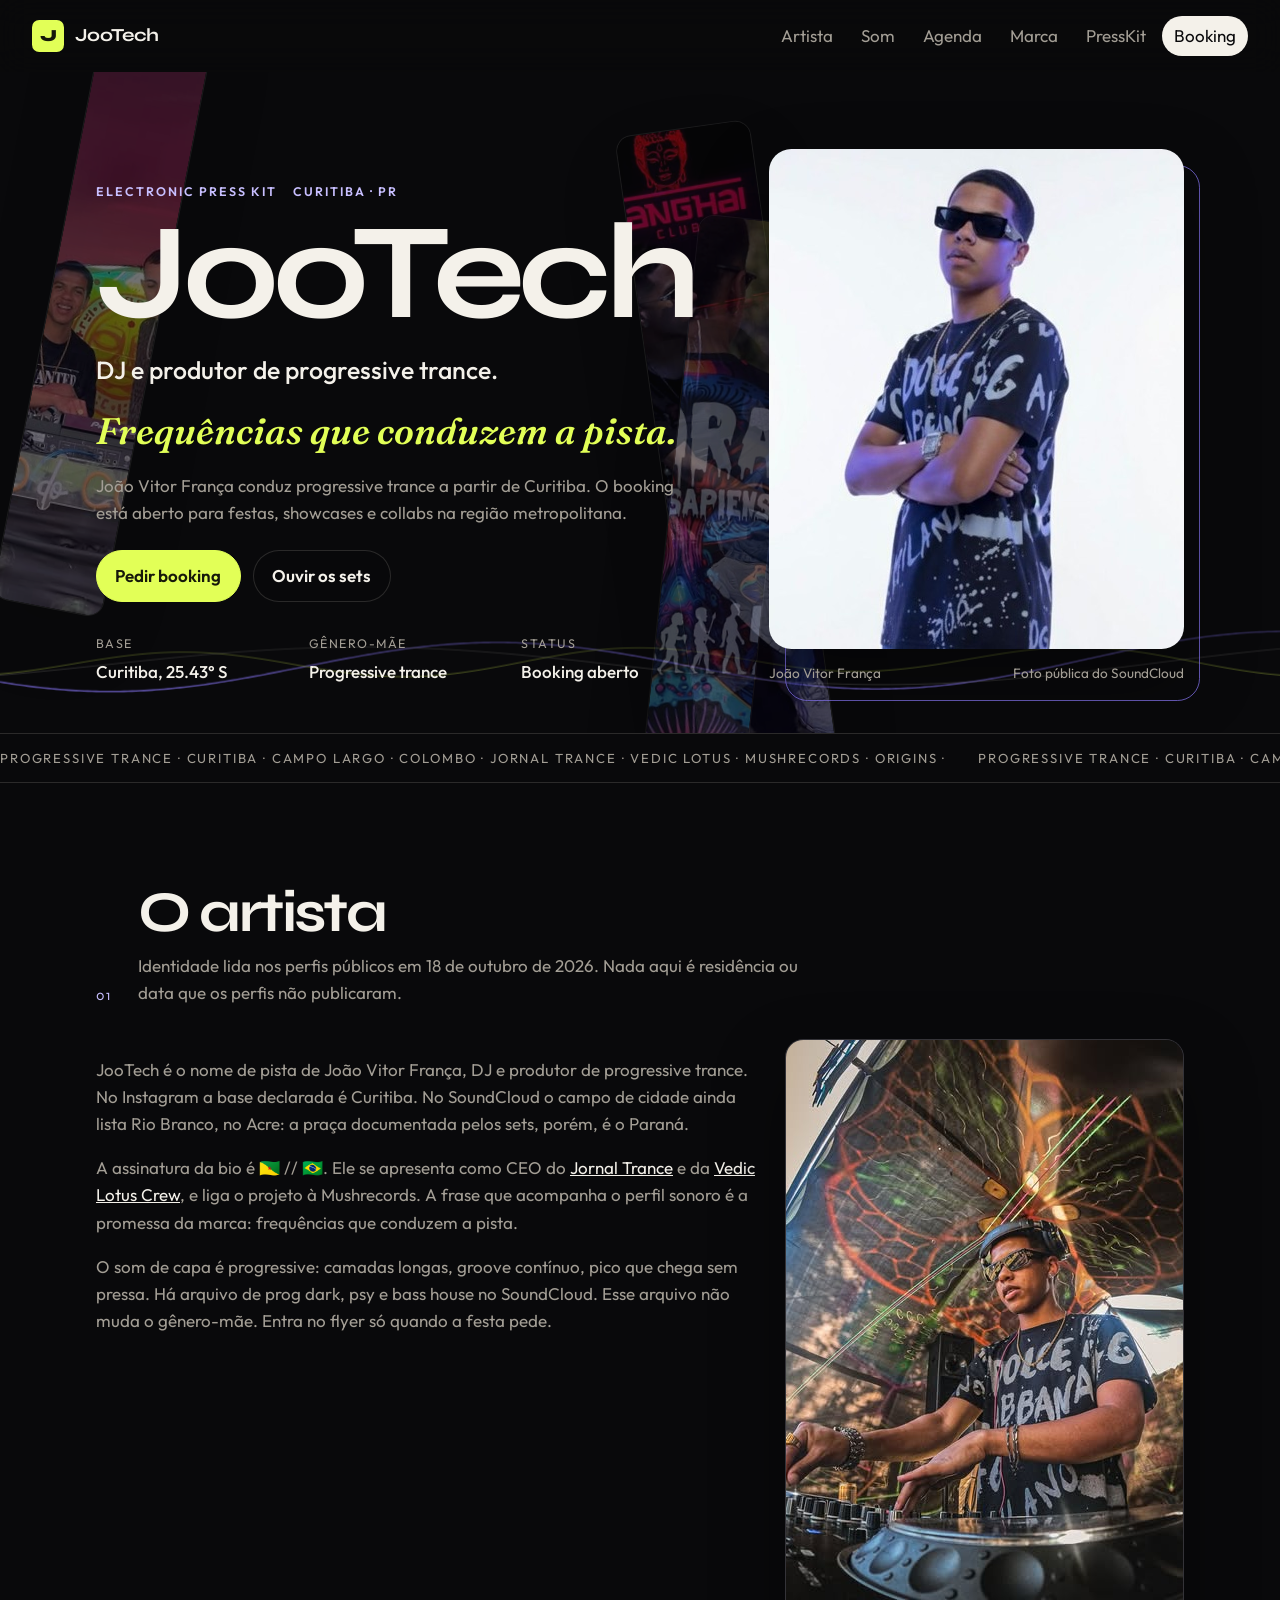
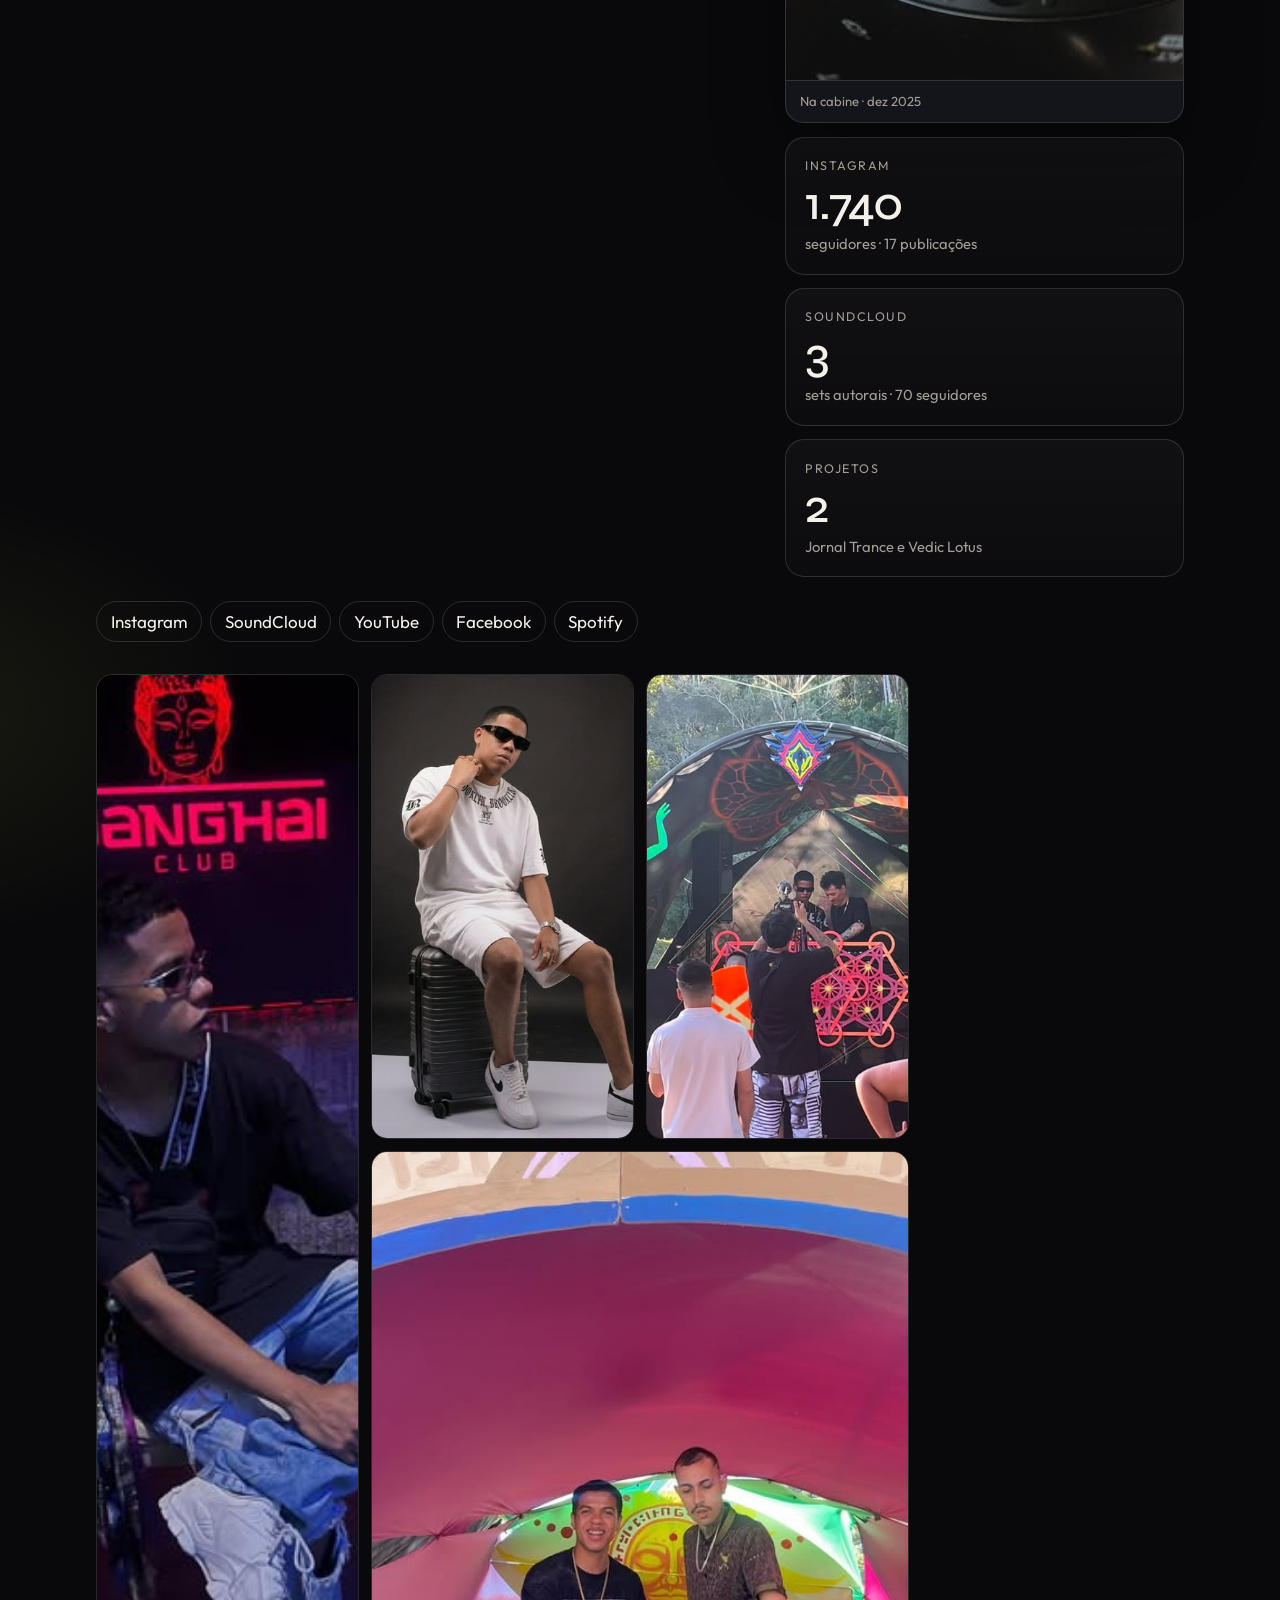
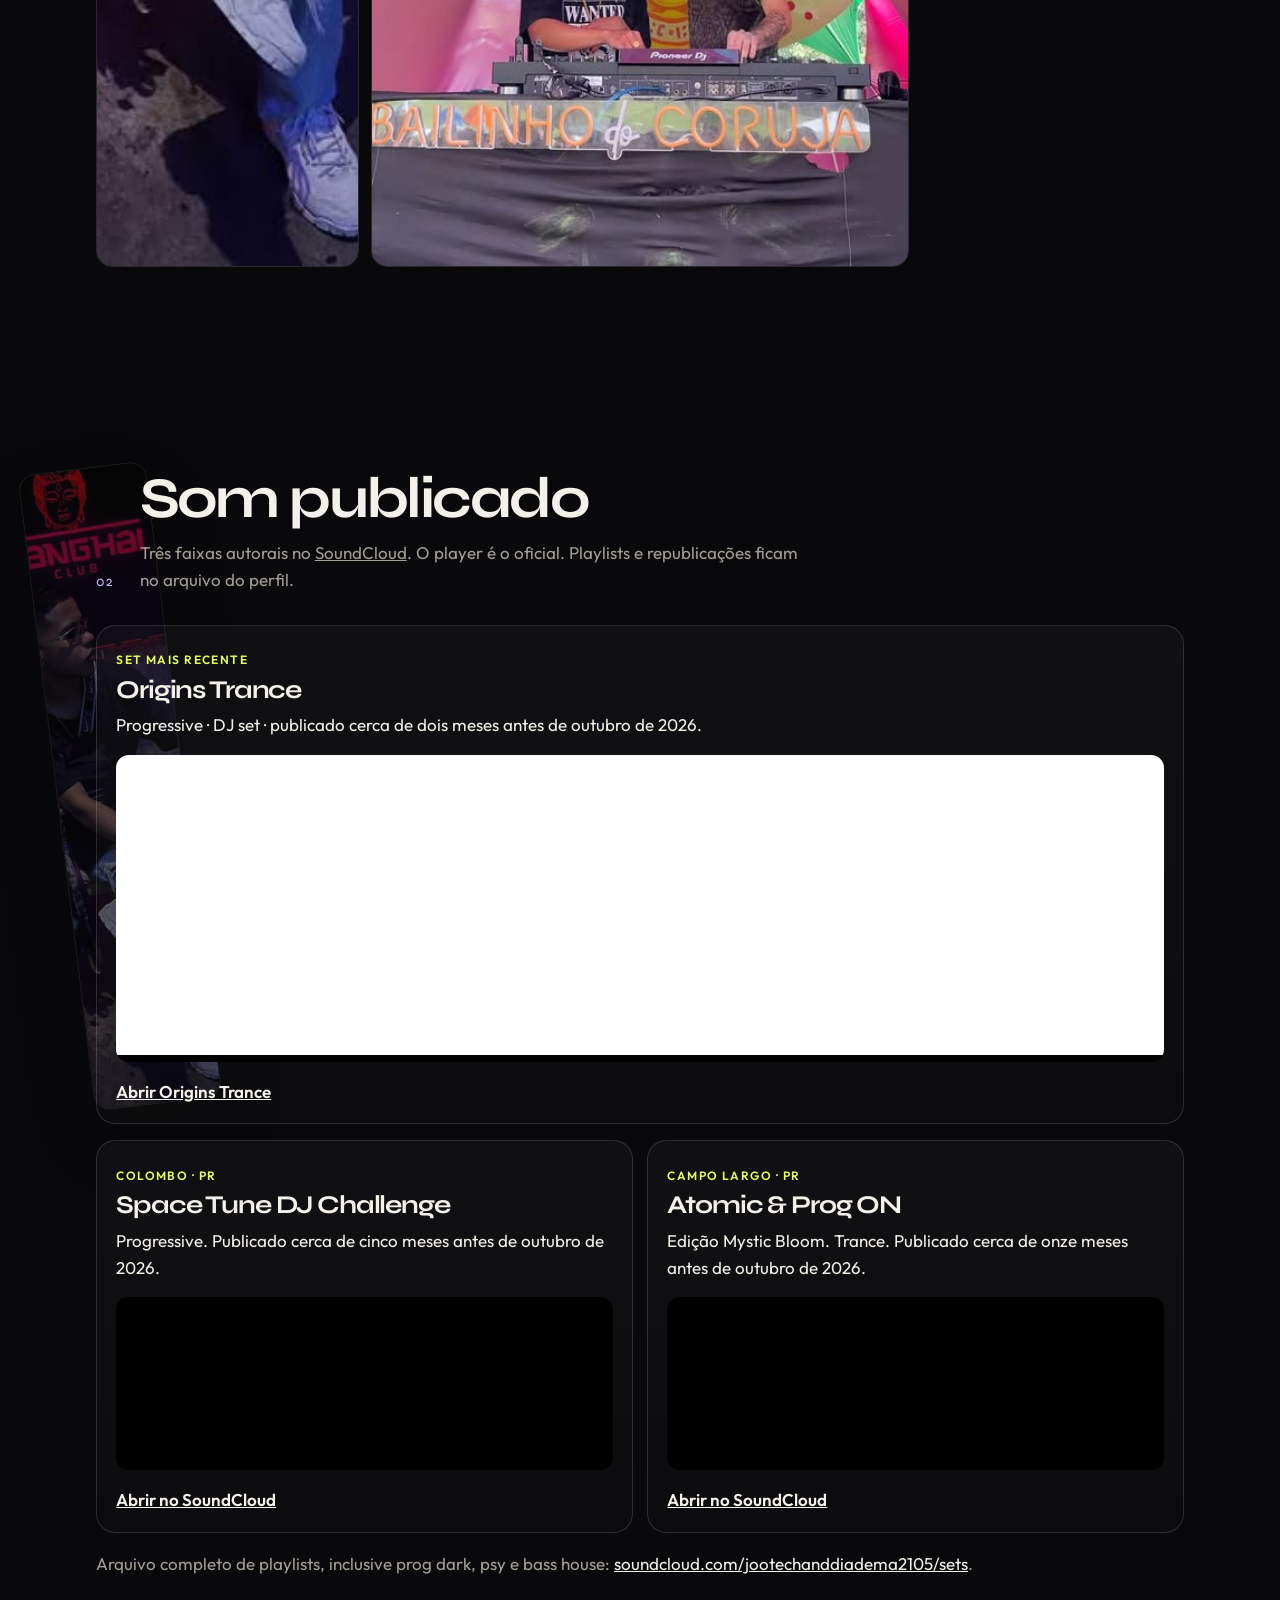
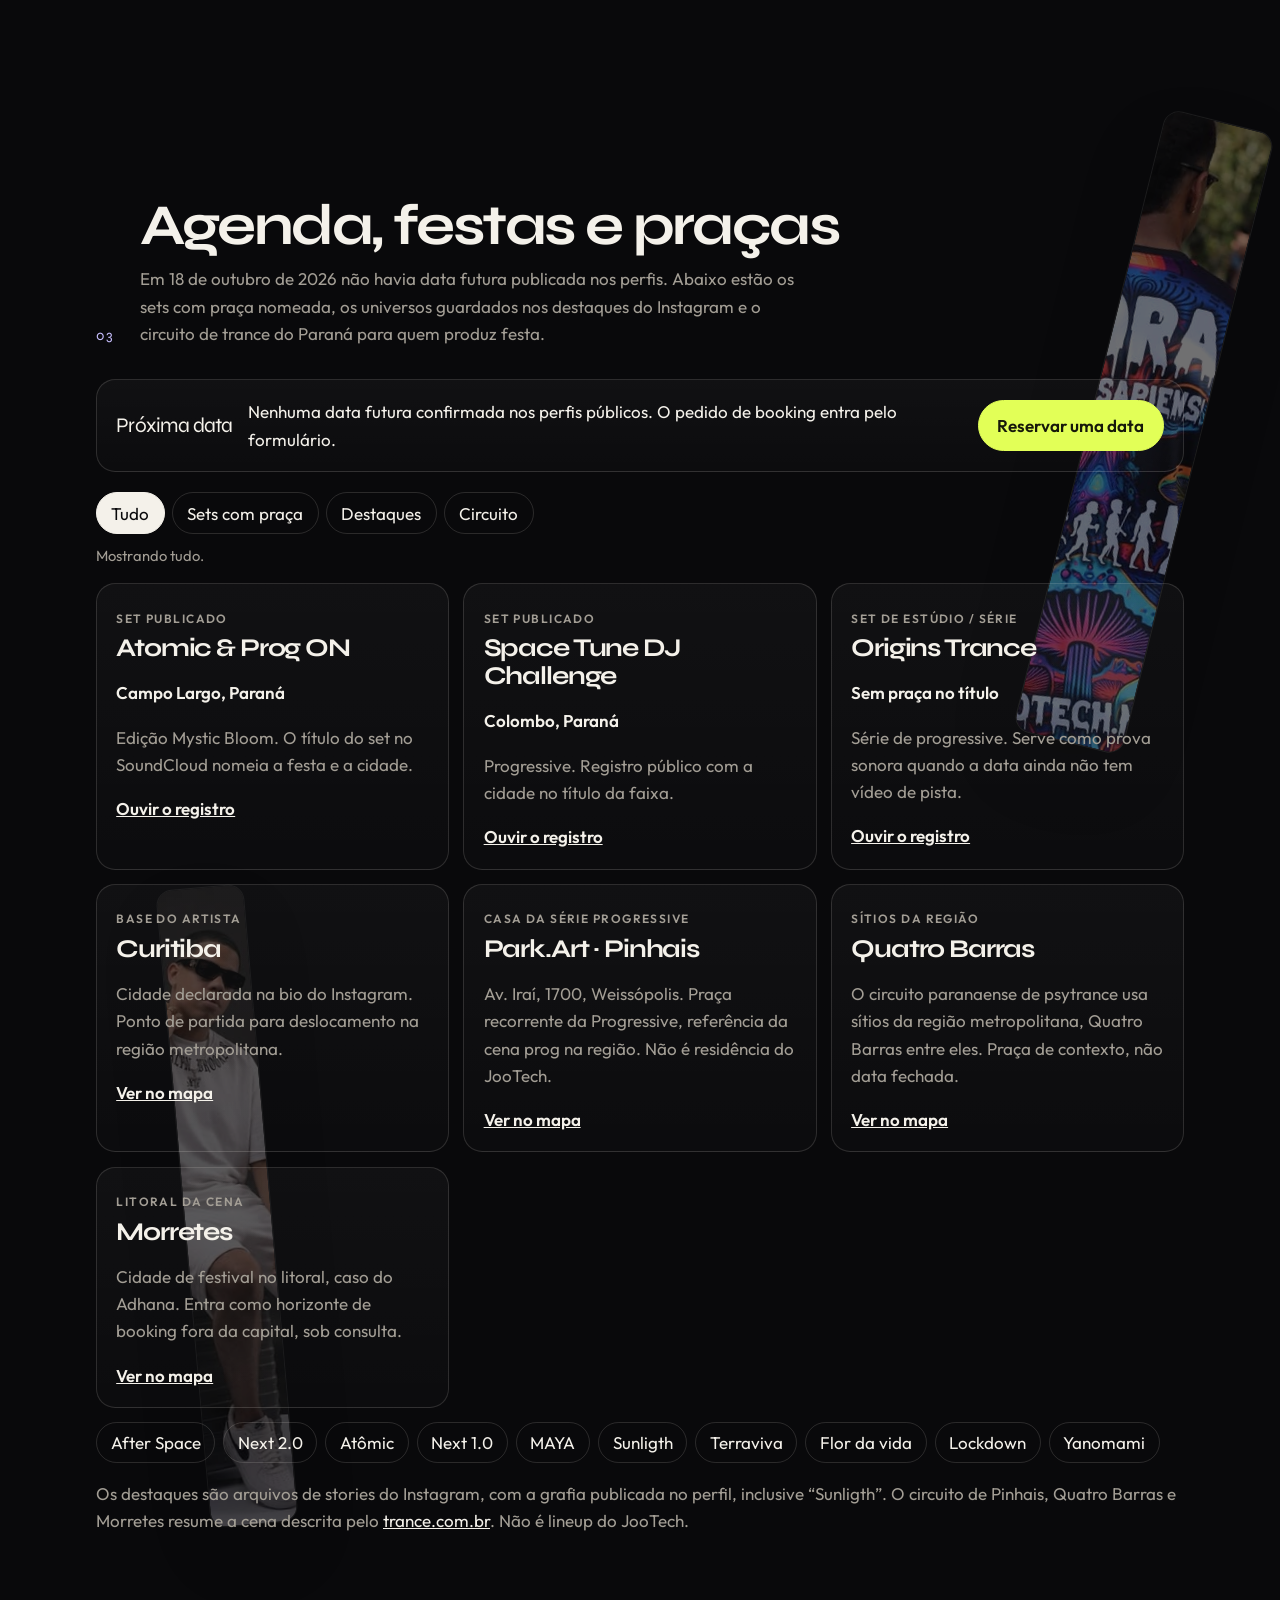
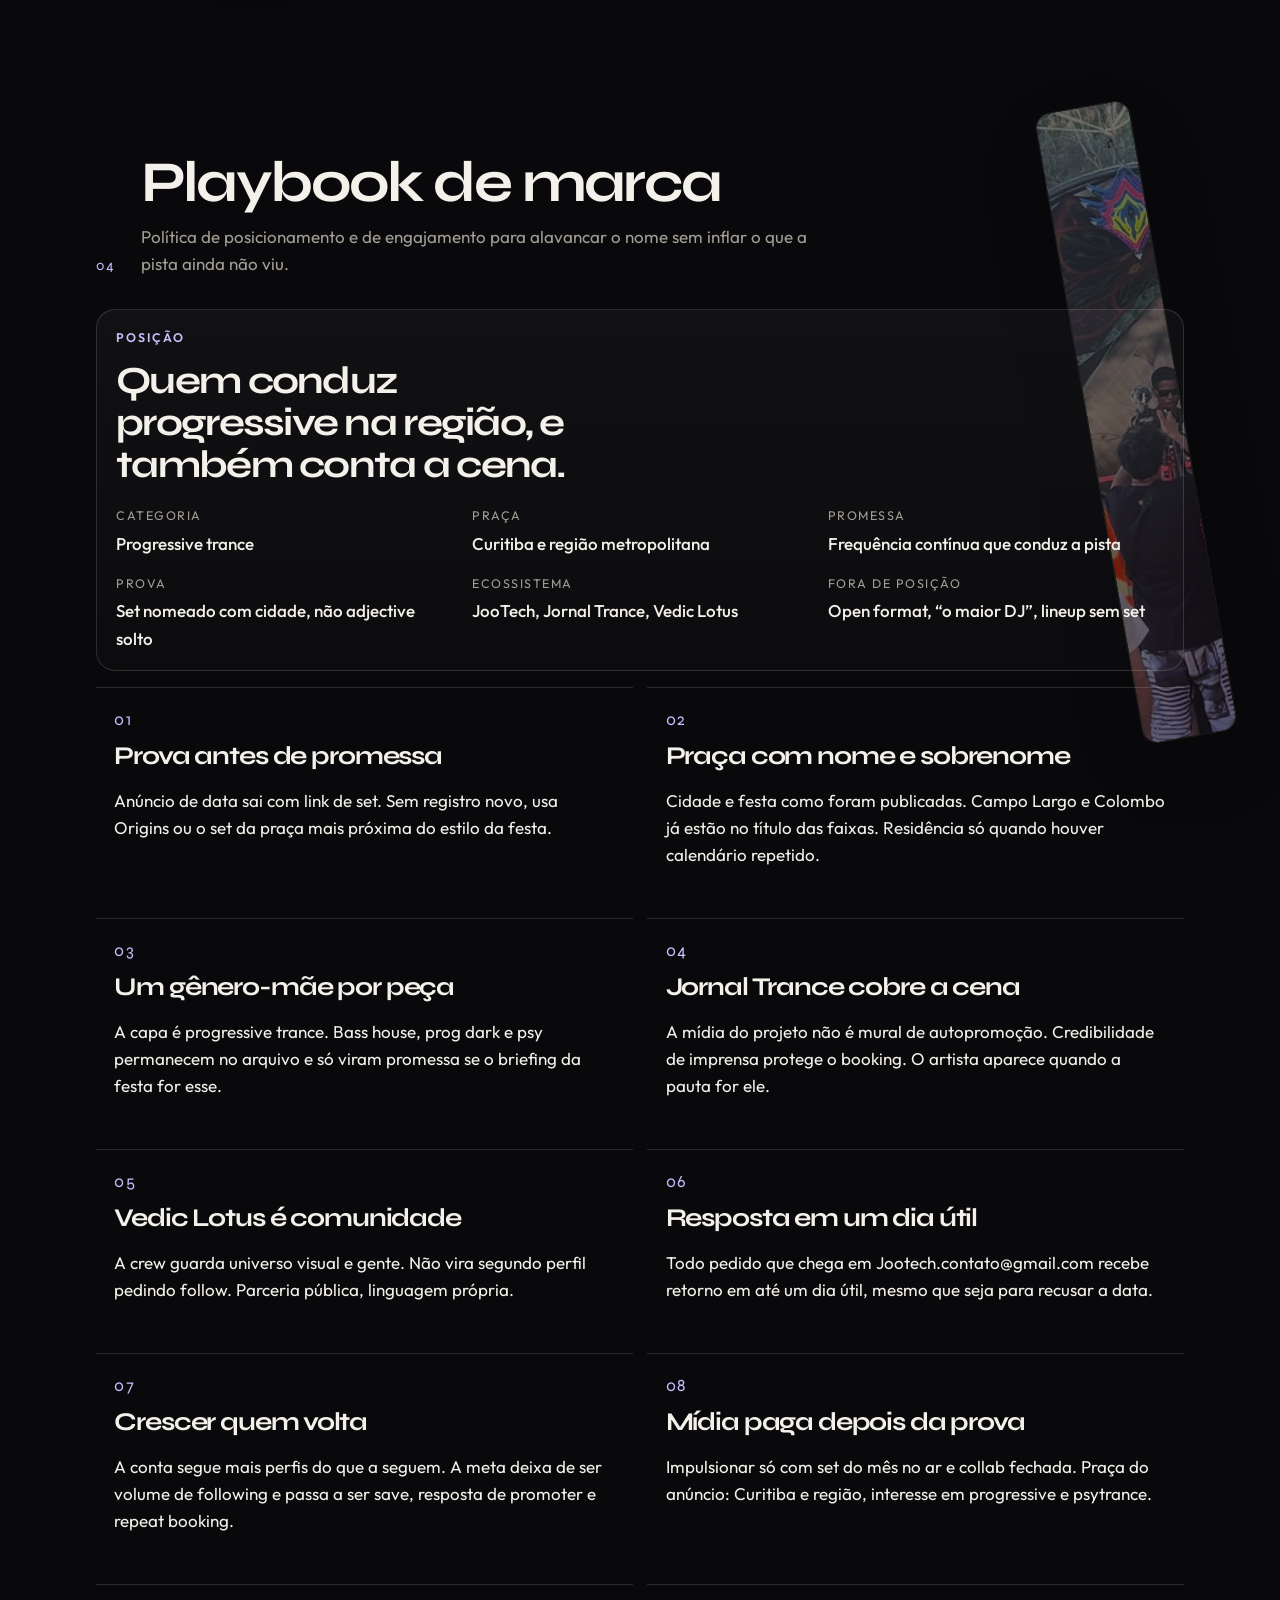
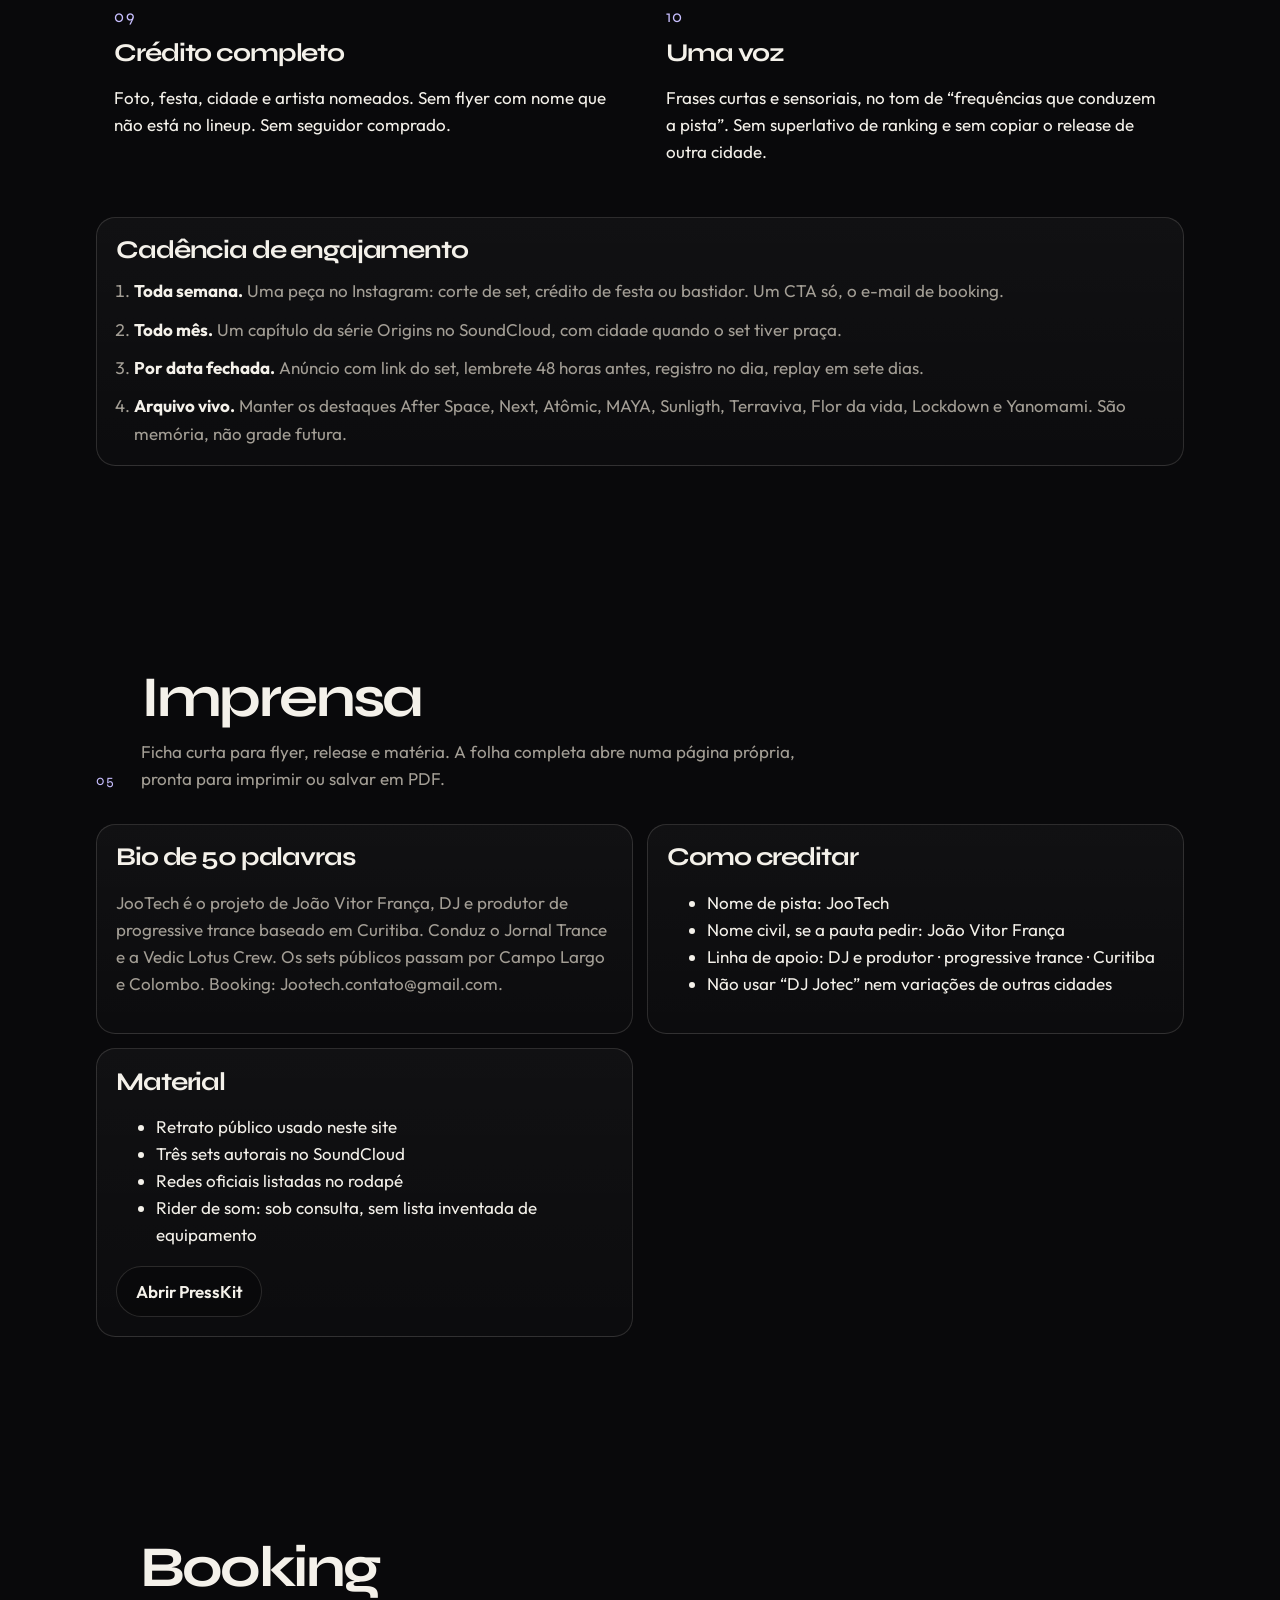
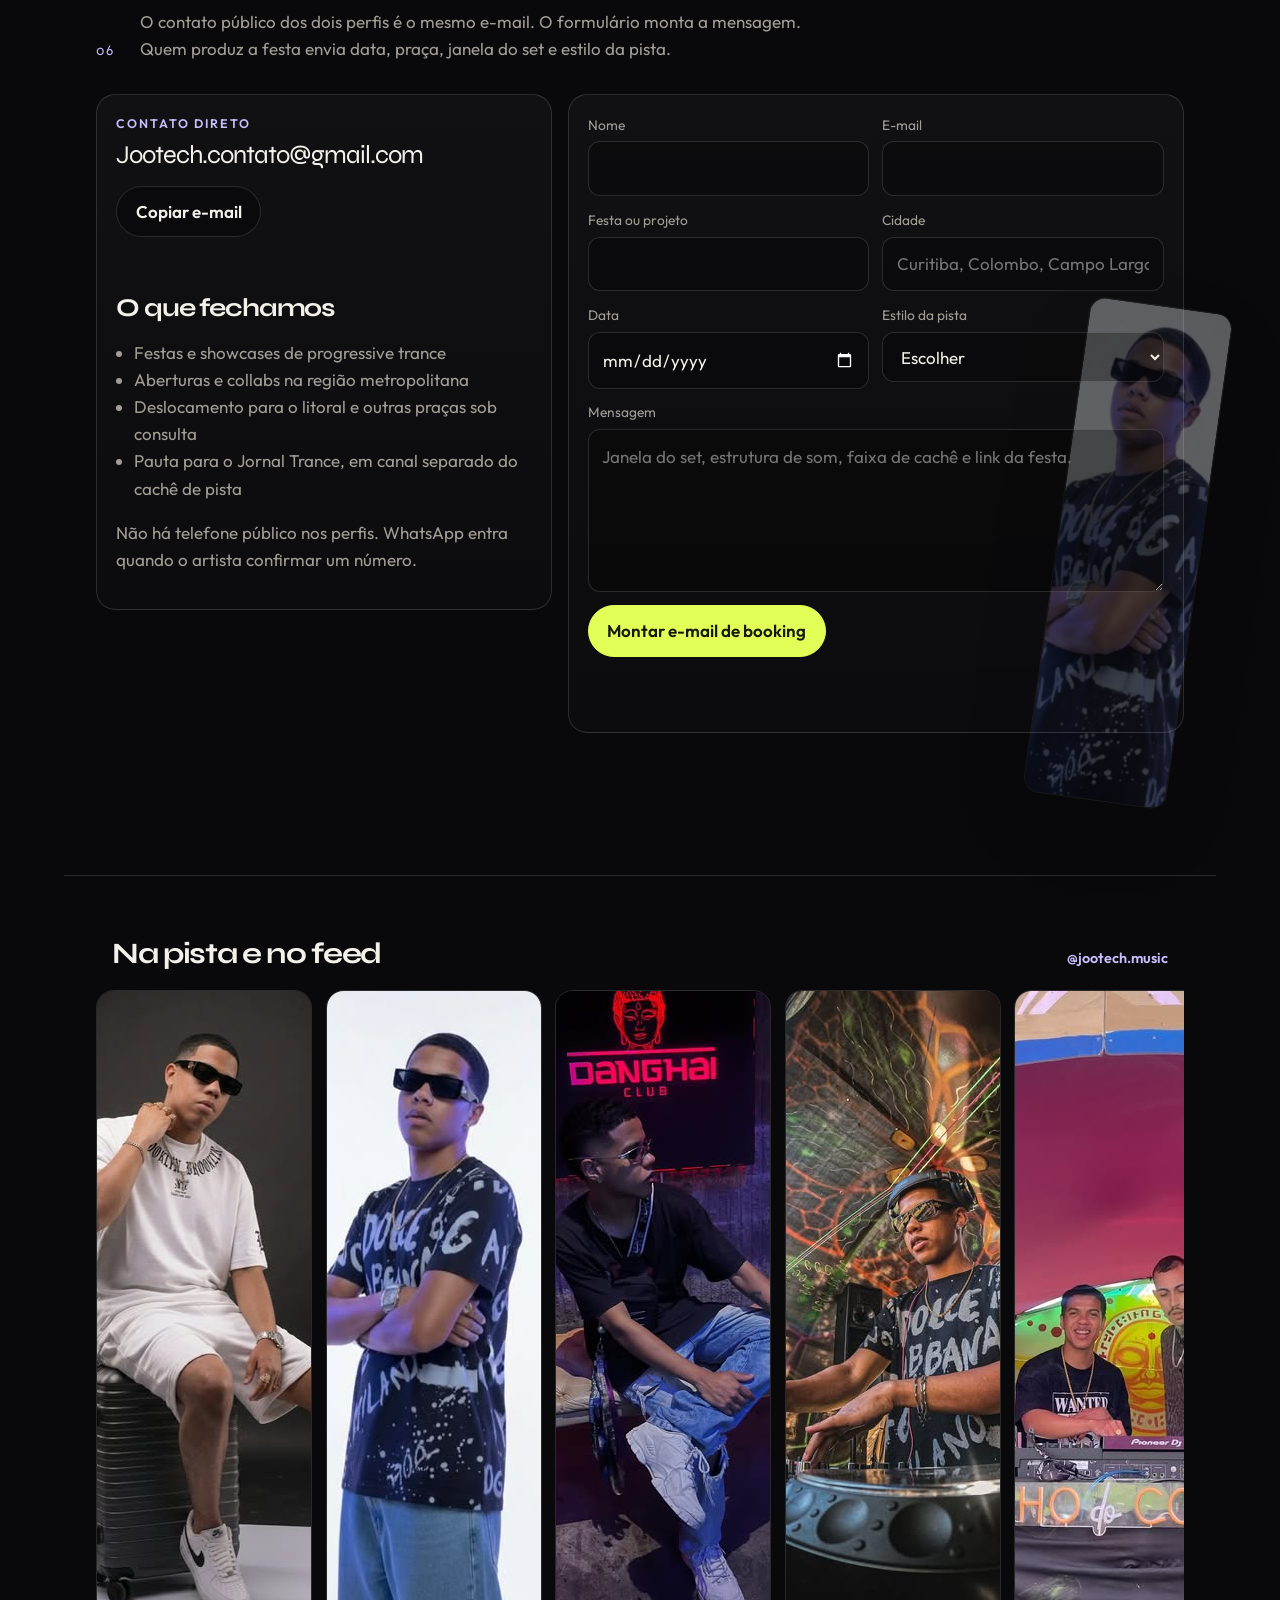
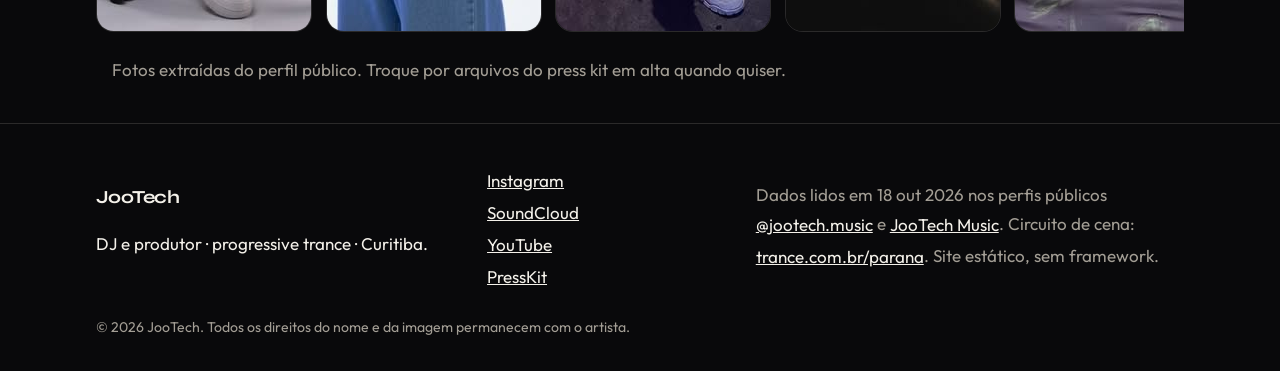
<file: index.html>
<!DOCTYPE html>
<html lang="pt-BR">
  <head>
    <meta charset="utf-8" />
    <meta name="viewport" content="width=device-width, initial-scale=1" />
    <meta name="theme-color" content="#09090b" />
    <meta name="color-scheme" content="dark" />
    <meta
      name="description"
      content="Press kit de JooTech, DJ e produtor de progressive trance em Curitiba. Ouça os sets, veja festas e praças do Paraná e peça booking."
    />
    <meta name="author" content="JooTech" />
    <meta name="robots" content="index, follow, max-image-preview:large" />
    <meta property="og:type" content="profile" />
    <meta property="og:locale" content="pt_BR" />
    <meta property="og:title" content="JooTech — DJ de progressive trance em Curitiba" />
    <meta
      property="og:description"
      content="João Vitor França é o JooTech. Progressive trance, base em Curitiba, booking aberto para a região metropolitana."
    />
    <meta property="og:image" content="https://i1.sndcdn.com/avatars-YR34PRonxfwI2bnm-eqHRhQ-t500x500.jpg" />
    <meta property="og:image:alt" content="Retrato de JooTech" />
    <meta name="twitter:card" content="summary_large_image" />
    <meta name="twitter:title" content="JooTech — DJ de progressive trance em Curitiba" />
    <meta
      name="twitter:description"
      content="Press kit, sets e booking de JooTech. Progressive trance a partir de Curitiba."
    />
    <meta name="twitter:image" content="https://i1.sndcdn.com/avatars-YR34PRonxfwI2bnm-eqHRhQ-t500x500.jpg" />
    <title>JooTech — DJ de progressive trance em Curitiba</title>
    <link rel="icon" href="assets/favicon.svg" type="image/svg+xml" />
    <link rel="apple-touch-icon" href="assets/jootech.jpg" />
    <link rel="manifest" href="site.webmanifest" />
    <link rel="preconnect" href="https://fonts.googleapis.com" />
    <link rel="preconnect" href="https://fonts.gstatic.com" crossorigin />
    <link rel="preconnect" href="https://w.soundcloud.com" />
    <link
      href="https://fonts.googleapis.com/css2?family=Fraunces:ital,opsz,wght@1,9..144,560;1,9..144,650&family=Outfit:wght@300;400;500;600&family=Syne:wght@600;700;800&display=swap"
      rel="stylesheet"
    />
    <link rel="stylesheet" href="css/styles.css?v=10" />
    <script type="application/ld+json">
      {
        "@context": "https://schema.org",
        "@type": "Person",
        "name": "João Vitor França",
        "alternateName": ["JooTech", "DJ Jootech", "JooTech Music"],
        "jobTitle": "DJ e produtor musical",
        "email": "mailto:Jootech.contato@gmail.com",
        "image": "https://i1.sndcdn.com/avatars-YR34PRonxfwI2bnm-eqHRhQ-t500x500.jpg",
        "description": "DJ e produtor de progressive trance baseado em Curitiba, Paraná. Conduz os projetos Jornal Trance e Vedic Lotus Crew.",
        "genre": ["Progressive Trance", "Psytrance"],
        "homeLocation": {
          "@type": "Place",
          "name": "Curitiba, Paraná, Brasil",
          "address": {
            "@type": "PostalAddress",
            "addressLocality": "Curitiba",
            "addressRegion": "PR",
            "addressCountry": "BR"
          }
        },
        "sameAs": [
          "https://www.instagram.com/jootech.music/",
          "https://soundcloud.com/jootechanddiadema2105",
          "https://www.youtube.com/@JooTechh",
          "https://www.facebook.com/jootech.music/",
          "https://open.spotify.com/user/31723wm2zbfar7xzhy5gi4dhkr34",
          "https://www.instagram.com/jornal.trance/",
          "https://www.instagram.com/vediclotus.crew/"
        ]
      }
    </script>
  </head>
  <body>
    <a class="skip" href="#conteudo">Pular para o conteúdo</a>

    <header class="site-header" data-header>
      <a class="brand" href="#topo" aria-label="JooTech, início">
        <span class="brand__mark" aria-hidden="true">J</span>
        <span class="brand__name">JooTech</span>
      </a>
      <button
        class="nav-toggle"
        type="button"
        aria-expanded="false"
        aria-controls="menu"
        data-nav-toggle
      >
        <span class="nav-toggle__bars" aria-hidden="true"></span>
        <span class="nav-toggle__label">Menu</span>
      </button>
      <nav class="nav" id="menu" aria-label="Seções" data-nav>
        <ul>
          <li><a href="#artista">Artista</a></li>
          <li><a href="#som">Som</a></li>
          <li><a href="#agenda">Agenda</a></li>
          <li><a href="#marca">Marca</a></li>
          <li><a href="press.html">PressKit</a></li>
          <li><a class="nav__cta" href="#booking">Booking</a></li>
        </ul>
      </nav>
    </header>

    <main id="conteudo">
      <section class="hero" id="topo" aria-labelledby="hero-title">
        <canvas class="hero__wave" id="wave" aria-hidden="true"></canvas>
        <div class="scatter scatter--hero" aria-hidden="true">
          <img class="scatter__chip scatter__chip--1" src="assets/gallery/gallery-03.jpg" width="640" height="640" alt="" decoding="async" />
          <img class="scatter__chip scatter__chip--2" src="assets/gallery/gallery-05.jpg" width="640" height="640" alt="" decoding="async" />
          <img class="scatter__chip scatter__chip--3" src="assets/gallery/gallery-07.jpg" width="640" height="640" alt="" decoding="async" />
        </div>
        <div class="hero__grid">
          <div class="hero__copy">
            <p class="kicker">
              <span>Electronic press kit</span>
              <span>Curitiba · PR</span>
            </p>
            <h1 id="hero-title">JooTech</h1>
            <p class="hero__role">DJ e produtor de progressive trance.</p>
            <blockquote class="hero__quote">
              <p>Frequências que conduzem a pista.</p>
            </blockquote>
            <p class="hero__lead">
              João Vitor França conduz progressive trance a partir de Curitiba.
              O booking está aberto para festas, showcases e collabs na região
              metropolitana.
            </p>
            <div class="hero__actions">
              <a class="btn btn--lime" href="#booking">Pedir booking</a>
              <a class="btn btn--ghost" href="#som">Ouvir os sets</a>
            </div>
            <dl class="hero__facts">
              <div>
                <dt>Base</dt>
                <dd>Curitiba, 25.43° S</dd>
              </div>
              <div>
                <dt>Gênero-mãe</dt>
                <dd>Progressive trance</dd>
              </div>
              <div>
                <dt>Status</dt>
                <dd>Booking aberto</dd>
              </div>
            </dl>
          </div>
          <figure class="portrait">
            <img
              src="assets/jootech.jpg"
              width="500"
              height="500"
              alt="Retrato de JooTech com óculos escuros, braços cruzados e luz violeta."
            />
            <figcaption>
              <span>João Vitor França</span>
              <span>Foto pública do SoundCloud</span>
            </figcaption>
          </figure>
        </div>
      </section>

      <div class="marquee" aria-hidden="true">
        <div class="marquee__track">
          <p>
            Progressive trance · Curitiba · Campo Largo · Colombo · Jornal Trance ·
            Vedic Lotus · Mushrecords · Origins ·
          </p>
          <p>
            Progressive trance · Curitiba · Campo Largo · Colombo · Jornal Trance ·
            Vedic Lotus · Mushrecords · Origins ·
          </p>
        </div>
      </div>

      <section class="section" id="artista" aria-labelledby="artista-title">
        <div class="section__head">
          <p class="section__index">01</p>
          <div>
            <h2 id="artista-title">O artista</h2>
            <p class="section__intro">
              Identidade lida nos perfis públicos em
              <time datetime="2026-10-18">18 de outubro de 2026</time>. Nada aqui
              é residência ou data que os perfis não publicaram.
            </p>
          </div>
        </div>
        <div class="split split--artist">
          <div class="prose">
            <p>
              JooTech é o nome de pista de João Vitor França, DJ e produtor de
              progressive trance. No Instagram a base declarada é Curitiba. No
              SoundCloud o campo de cidade ainda lista Rio Branco, no Acre: a
              praça documentada pelos sets, porém, é o Paraná.
            </p>
            <p>
              A assinatura da bio é 🇬🇫 // 🇧🇷. Ele se apresenta como CEO do
              <a href="https://www.instagram.com/jornal.trance/" rel="noopener noreferrer" target="_blank">Jornal Trance</a>
              e da
              <a href="https://www.instagram.com/vediclotus.crew/" rel="noopener noreferrer" target="_blank">Vedic Lotus Crew</a>,
              e liga o projeto à Mushrecords. A frase que acompanha o perfil sonoro
              é a promessa da marca: frequências que conduzem a pista.
            </p>
            <p>
              O som de capa é progressive: camadas longas, groove contínuo, pico
              que chega sem pressa. Há arquivo de prog dark, psy e bass house no
              SoundCloud. Esse arquivo não muda o gênero-mãe. Entra no flyer só
              quando a festa pede.
            </p>
          </div>
          <aside class="artist-aside" aria-label="Foto e números do artista">
            <figure class="artist-aside__photo">
              <a href="https://www.instagram.com/jootech.music/p/DSm3-3RkW2D/" rel="noopener noreferrer" target="_blank">
                <img
                  src="assets/gallery/gallery-04.jpg"
                  width="640"
                  height="640"
                  alt="JooTech na cabine, com fones e mixer, em registro público do Instagram."
                  loading="lazy"
                  decoding="async"
                />
              </a>
              <figcaption>Na cabine · <time datetime="2025-12-23">dez 2025</time></figcaption>
            </figure>
            <dl class="stats">
              <div>
                <dt>Instagram</dt>
                <dd><span data-count="1740">1.740</span></dd>
                <dd class="stats__note">seguidores · 17 publicações</dd>
              </div>
              <div>
                <dt>SoundCloud</dt>
                <dd><span data-count="3">3</span></dd>
                <dd class="stats__note">sets autorais · 70 seguidores</dd>
              </div>
              <div>
                <dt>Projetos</dt>
                <dd><span data-count="2">2</span></dd>
                <dd class="stats__note">Jornal Trance e Vedic Lotus</dd>
              </div>
            </dl>
          </aside>
        </div>
        <ul class="social" aria-label="Redes oficiais">
          <li>
            <a rel="me noopener noreferrer" target="_blank" href="https://www.instagram.com/jootech.music/">Instagram</a>
          </li>
          <li>
            <a rel="me noopener noreferrer" target="_blank" href="https://soundcloud.com/jootechanddiadema2105">SoundCloud</a>
          </li>
          <li>
            <a rel="me noopener noreferrer" target="_blank" href="https://www.youtube.com/@JooTechh">YouTube</a>
          </li>
          <li>
            <a rel="me noopener noreferrer" target="_blank" href="https://www.facebook.com/jootech.music/">Facebook</a>
          </li>
          <li>
            <a rel="me noopener noreferrer" target="_blank" href="https://open.spotify.com/user/31723wm2zbfar7xzhy5gi4dhkr34">Spotify</a>
          </li>
        </ul>
        <div class="photo-mosaic" aria-label="Mosaico de fotos do artista">
          <figure class="photo-mosaic__cell photo-mosaic__cell--tall">
            <img src="assets/gallery/gallery-03.jpg" width="640" height="640" alt="Registro visual de JooTech em festa." loading="lazy" decoding="async" />
          </figure>
          <figure class="photo-mosaic__cell">
            <img src="assets/gallery/gallery-01.jpg" width="640" height="640" alt="JooTech no Instagram." loading="lazy" decoding="async" />
          </figure>
          <figure class="photo-mosaic__cell">
            <img src="assets/gallery/gallery-08.jpg" width="640" height="640" alt="Momento de pista publicado no Instagram." loading="lazy" decoding="async" />
          </figure>
          <figure class="photo-mosaic__cell photo-mosaic__cell--wide">
            <img src="assets/gallery/gallery-05.jpg" width="640" height="640" alt="JooTech em evento, foto do feed." loading="lazy" decoding="async" />
          </figure>
        </div>
      </section>

      <section class="section section--scatter" id="som" aria-labelledby="som-title">
        <div class="scatter scatter--section" aria-hidden="true">
          <img class="scatter__chip scatter__chip--6" src="assets/gallery/gallery-03.jpg" width="640" height="640" alt="" decoding="async" />
        </div>
        <div class="section__head">
          <p class="section__index">02</p>
          <div>
            <h2 id="som-title">Som publicado</h2>
            <p class="section__intro">
              Três faixas autorais no
              <a href="https://soundcloud.com/jootechanddiadema2105/tracks" rel="noopener noreferrer" target="_blank">SoundCloud</a>.
              O player é o oficial. Playlists e republicações ficam no arquivo do perfil.
            </p>
          </div>
        </div>

        <article class="player player--lead">
          <header class="player__meta">
            <p class="tag">Set mais recente</p>
            <h3>Origins Trance</h3>
            <p>Progressive · DJ set · publicado cerca de dois meses antes de outubro de 2026.</p>
          </header>
          <div class="player__frame">
            <iframe
              title="Player do set Origins Trance, de JooTech, no SoundCloud"
              loading="lazy"
              width="100%"
              height="300"
              scrolling="no"
              frameborder="no"
              allow="autoplay; encrypted-media"
              src="https://w.soundcloud.com/player/?url=https%3A%2F%2Fsoundcloud.com%2Fjootechanddiadema2105%2Fjootech-origins-trance&color=%238d7bff&auto_play=false&hide_related=true&show_comments=false&show_user=true&show_reposts=false&show_teaser=true&visual=true"
            ></iframe>
          </div>
          <a class="text-link" href="https://soundcloud.com/jootechanddiadema2105/jootech-origins-trance" rel="noopener noreferrer" target="_blank">Abrir Origins Trance</a>
        </article>

        <div class="player-grid">
          <article class="player">
            <header class="player__meta">
              <p class="tag">Colombo · PR</p>
              <h3>Space Tune DJ Challenge</h3>
              <p>Progressive. Publicado cerca de cinco meses antes de outubro de 2026.</p>
            </header>
            <div class="player__frame">
              <iframe
                title="Player do set Space Tune DJ Challenge, de JooTech, no SoundCloud"
                loading="lazy"
                width="100%"
                height="166"
                scrolling="no"
                frameborder="no"
                allow="autoplay; encrypted-media"
                src="https://w.soundcloud.com/player/?url=https%3A%2F%2Fsoundcloud.com%2Fjootechanddiadema2105%2Fjootech-set-space-tune-dj&color=%238d7bff&auto_play=false&hide_related=true&show_comments=false&show_user=true&show_reposts=false&show_teaser=false"
              ></iframe>
            </div>
            <a class="text-link" href="https://soundcloud.com/jootechanddiadema2105/jootech-set-space-tune-dj" rel="noopener noreferrer" target="_blank">Abrir no SoundCloud</a>
          </article>
          <article class="player">
            <header class="player__meta">
              <p class="tag">Campo Largo · PR</p>
              <h3>Atomic &amp; Prog ON</h3>
              <p>Edição Mystic Bloom. Trance. Publicado cerca de onze meses antes de outubro de 2026.</p>
            </header>
            <div class="player__frame">
              <iframe
                title="Player do set Atomic e Prog ON, edição Mystic Bloom, de JooTech, no SoundCloud"
                loading="lazy"
                width="100%"
                height="166"
                scrolling="no"
                frameborder="no"
                allow="autoplay; encrypted-media"
                src="https://w.soundcloud.com/player/?url=https%3A%2F%2Fsoundcloud.com%2Fjootechanddiadema2105%2Fjootech-atomic-prog-on-ed-mystic-bloom-em-campo-largo-pr&color=%238d7bff&auto_play=false&hide_related=true&show_comments=false&show_user=true&show_reposts=false&show_teaser=false"
              ></iframe>
            </div>
            <a class="text-link" href="https://soundcloud.com/jootechanddiadema2105/jootech-atomic-prog-on-ed-mystic-bloom-em-campo-largo-pr" rel="noopener noreferrer" target="_blank">Abrir no SoundCloud</a>
          </article>
        </div>
        <p class="fine">
          Arquivo completo de playlists, inclusive prog dark, psy e bass house:
          <a href="https://soundcloud.com/jootechanddiadema2105/sets" rel="noopener noreferrer" target="_blank">soundcloud.com/jootechanddiadema2105/sets</a>.
        </p>
      </section>

      <section class="section section--scatter" id="agenda" aria-labelledby="agenda-title">
        <div class="scatter scatter--section" aria-hidden="true">
          <img class="scatter__chip scatter__chip--7" src="assets/gallery/gallery-07.jpg" width="640" height="640" alt="" decoding="async" />
          <img class="scatter__chip scatter__chip--8" src="assets/gallery/gallery-01.jpg" width="640" height="640" alt="" decoding="async" />
        </div>
        <div class="section__head">
          <p class="section__index">03</p>
          <div>
            <h2 id="agenda-title">Agenda, festas e praças</h2>
            <p class="section__intro">
              Em 18 de outubro de 2026 não havia data futura publicada nos perfis.
              Abaixo estão os sets com praça nomeada, os universos guardados nos
              destaques do Instagram e o circuito de trance do Paraná para quem
              produz festa.
            </p>
          </div>
        </div>

        <div class="notice">
          <p class="notice__title">Próxima data</p>
          <p>Nenhuma data futura confirmada nos perfis públicos. O pedido de booking entra pelo formulário.</p>
          <a class="btn btn--lime" href="#booking">Reservar uma data</a>
        </div>

        <div class="filters" role="group" aria-label="Filtrar agenda e praças">
          <button type="button" data-filter="todos" aria-pressed="true">Tudo</button>
          <button type="button" data-filter="set" aria-pressed="false">Sets com praça</button>
          <button type="button" data-filter="festa" aria-pressed="false">Destaques</button>
          <button type="button" data-filter="circuito" aria-pressed="false">Circuito</button>
        </div>
        <p class="filter-status" data-filter-status aria-live="polite">Mostrando tudo.</p>

        <div class="catalog">
          <article class="ticket" data-kind="set">
            <p class="tag">Set publicado</p>
            <h3>Atomic &amp; Prog ON</h3>
            <p class="ticket__place">Campo Largo, Paraná</p>
            <p>Edição Mystic Bloom. O título do set no SoundCloud nomeia a festa e a cidade.</p>
            <a href="https://soundcloud.com/jootechanddiadema2105/jootech-atomic-prog-on-ed-mystic-bloom-em-campo-largo-pr" rel="noopener noreferrer" target="_blank">Ouvir o registro</a>
          </article>
          <article class="ticket" data-kind="set">
            <p class="tag">Set publicado</p>
            <h3>Space Tune DJ Challenge</h3>
            <p class="ticket__place">Colombo, Paraná</p>
            <p>Progressive. Registro público com a cidade no título da faixa.</p>
            <a href="https://soundcloud.com/jootechanddiadema2105/jootech-set-space-tune-dj" rel="noopener noreferrer" target="_blank">Ouvir o registro</a>
          </article>
          <article class="ticket" data-kind="set">
            <p class="tag">Set de estúdio / série</p>
            <h3>Origins Trance</h3>
            <p class="ticket__place">Sem praça no título</p>
            <p>Série de progressive. Serve como prova sonora quando a data ainda não tem vídeo de pista.</p>
            <a href="https://soundcloud.com/jootechanddiadema2105/jootech-origins-trance" rel="noopener noreferrer" target="_blank">Ouvir o registro</a>
          </article>

          <article class="place" data-kind="circuito">
            <p class="tag">Base do artista</p>
            <h3>Curitiba</h3>
            <p>Cidade declarada na bio do Instagram. Ponto de partida para deslocamento na região metropolitana.</p>
            <a href="https://www.google.com/maps/search/?api=1&amp;query=Curitiba%20Paran%C3%A1" rel="noopener noreferrer" target="_blank">Ver no mapa</a>
          </article>
          <article class="place" data-kind="circuito">
            <p class="tag">Casa da série Progressive</p>
            <h3>Park.Art · Pinhais</h3>
            <p>Av. Iraí, 1700, Weissópolis. Praça recorrente da Progressive, referência da cena prog na região. Não é residência do JooTech.</p>
            <a href="https://www.google.com/maps/search/?api=1&amp;query=Park.Art%20Av.%20Ira%C3%AD%201700%20Pinhais" rel="noopener noreferrer" target="_blank">Ver no mapa</a>
          </article>
          <article class="place" data-kind="circuito">
            <p class="tag">Sítios da região</p>
            <h3>Quatro Barras</h3>
            <p>O circuito paranaense de psytrance usa sítios da região metropolitana, Quatro Barras entre eles. Praça de contexto, não data fechada.</p>
            <a href="https://www.google.com/maps/search/?api=1&amp;query=Quatro%20Barras%20Paran%C3%A1" rel="noopener noreferrer" target="_blank">Ver no mapa</a>
          </article>
          <article class="place" data-kind="circuito">
            <p class="tag">Litoral da cena</p>
            <h3>Morretes</h3>
            <p>Cidade de festival no litoral, caso do Adhana. Entra como horizonte de booking fora da capital, sob consulta.</p>
            <a href="https://www.google.com/maps/search/?api=1&amp;query=Morretes%20Paran%C3%A1" rel="noopener noreferrer" target="_blank">Ver no mapa</a>
          </article>

          <ul class="chips" data-kind="festa" aria-label="Destaques do Instagram de jootech.music">
            <li><a href="https://www.instagram.com/stories/highlights/18081436421369194/" rel="noopener noreferrer" target="_blank">After Space</a></li>
            <li><a href="https://www.instagram.com/stories/highlights/18094276867874657/" rel="noopener noreferrer" target="_blank">Next 2.0</a></li>
            <li><a href="https://www.instagram.com/stories/highlights/17870420460394151/" rel="noopener noreferrer" target="_blank">Atômic</a></li>
            <li><a href="https://www.instagram.com/stories/highlights/18111458107706286/" rel="noopener noreferrer" target="_blank">Next 1.0</a></li>
            <li><a href="https://www.instagram.com/stories/highlights/17951160690295516/" rel="noopener noreferrer" target="_blank">MAYA</a></li>
            <li><a href="https://www.instagram.com/stories/highlights/17973478527138591/" rel="noopener noreferrer" target="_blank">Sunligth</a></li>
            <li><a href="https://www.instagram.com/stories/highlights/18136345084710479/" rel="noopener noreferrer" target="_blank">Terraviva</a></li>
            <li><a href="https://www.instagram.com/stories/highlights/18125199253808137/" rel="noopener noreferrer" target="_blank">Flor da vida</a></li>
            <li><a href="https://www.instagram.com/stories/highlights/18159940645499545/" rel="noopener noreferrer" target="_blank">Lockdown</a></li>
            <li><a href="https://www.instagram.com/stories/highlights/18108271790241621/" rel="noopener noreferrer" target="_blank">Yanomami</a></li>
          </ul>
        </div>
        <p class="fine">
          Os destaques são arquivos de stories do Instagram, com a grafia publicada no perfil, inclusive “Sunligth”.
          O circuito de Pinhais, Quatro Barras e Morretes resume a cena descrita pelo
          <a href="https://www.trance.com.br/regiao/parana" rel="noopener noreferrer" target="_blank">trance.com.br</a>.
          Não é lineup do JooTech.
        </p>
      </section>

      <section class="section section--scatter" id="marca" aria-labelledby="marca-title">
        <div class="scatter scatter--section" aria-hidden="true">
          <img class="scatter__chip scatter__chip--9" src="assets/gallery/gallery-08.jpg" width="640" height="640" alt="" decoding="async" />
        </div>
        <div class="section__head">
          <p class="section__index">04</p>
          <div>
            <h2 id="marca-title">Playbook de marca</h2>
            <p class="section__intro">
              Política de posicionamento e de engajamento para alavancar o nome
              sem inflar o que a pista ainda não viu.
            </p>
          </div>
        </div>

        <div class="position">
          <div>
            <p class="kicker"><span>Posição</span></p>
            <h3>Quem conduz progressive na região, e também conta a cena.</h3>
          </div>
          <dl class="position__grid">
            <div>
              <dt>Categoria</dt>
              <dd>Progressive trance</dd>
            </div>
            <div>
              <dt>Praça</dt>
              <dd>Curitiba e região metropolitana</dd>
            </div>
            <div>
              <dt>Promessa</dt>
              <dd>Frequência contínua que conduz a pista</dd>
            </div>
            <div>
              <dt>Prova</dt>
              <dd>Set nomeado com cidade, não adjective solto</dd>
            </div>
            <div>
              <dt>Ecossistema</dt>
              <dd>JooTech, Jornal Trance, Vedic Lotus</dd>
            </div>
            <div>
              <dt>Fora de posição</dt>
              <dd>Open format, “o maior DJ”, lineup sem set</dd>
            </div>
          </dl>
        </div>

        <ol class="policies">
          <li>
            <h3>Prova antes de promessa</h3>
            <p>Anúncio de data sai com link de set. Sem registro novo, usa Origins ou o set da praça mais próxima do estilo da festa.</p>
          </li>
          <li>
            <h3>Praça com nome e sobrenome</h3>
            <p>Cidade e festa como foram publicadas. Campo Largo e Colombo já estão no título das faixas. Residência só quando houver calendário repetido.</p>
          </li>
          <li>
            <h3>Um gênero-mãe por peça</h3>
            <p>A capa é progressive trance. Bass house, prog dark e psy permanecem no arquivo e só viram promessa se o briefing da festa for esse.</p>
          </li>
          <li>
            <h3>Jornal Trance cobre a cena</h3>
            <p>A mídia do projeto não é mural de autopromoção. Credibilidade de imprensa protege o booking. O artista aparece quando a pauta for ele.</p>
          </li>
          <li>
            <h3>Vedic Lotus é comunidade</h3>
            <p>A crew guarda universo visual e gente. Não vira segundo perfil pedindo follow. Parceria pública, linguagem própria.</p>
          </li>
          <li>
            <h3>Resposta em um dia útil</h3>
            <p>Todo pedido que chega em Jootech.contato@gmail.com recebe retorno em até um dia útil, mesmo que seja para recusar a data.</p>
          </li>
          <li>
            <h3>Crescer quem volta</h3>
            <p>A conta segue mais perfis do que a seguem. A meta deixa de ser volume de following e passa a ser save, resposta de promoter e repeat booking.</p>
          </li>
          <li>
            <h3>Mídia paga depois da prova</h3>
            <p>Impulsionar só com set do mês no ar e collab fechada. Praça do anúncio: Curitiba e região, interesse em progressive e psytrance.</p>
          </li>
          <li>
            <h3>Crédito completo</h3>
            <p>Foto, festa, cidade e artista nomeados. Sem flyer com nome que não está no lineup. Sem seguidor comprado.</p>
          </li>
          <li>
            <h3>Uma voz</h3>
            <p>Frases curtas e sensoriais, no tom de “frequências que conduzem a pista”. Sem superlativo de ranking e sem copiar o release de outra cidade.</p>
          </li>
        </ol>

        <div class="cadence">
          <h3>Cadência de engajamento</h3>
          <ol>
            <li>
              <strong>Toda semana.</strong>
              Uma peça no Instagram: corte de set, crédito de festa ou bastidor. Um CTA só, o e-mail de booking.
            </li>
            <li>
              <strong>Todo mês.</strong>
              Um capítulo da série Origins no SoundCloud, com cidade quando o set tiver praça.
            </li>
            <li>
              <strong>Por data fechada.</strong>
              Anúncio com link do set, lembrete 48 horas antes, registro no dia, replay em sete dias.
            </li>
            <li>
              <strong>Arquivo vivo.</strong>
              Manter os destaques After Space, Next, Atômic, MAYA, Sunligth, Terraviva, Flor da vida, Lockdown e Yanomami. São memória, não grade futura.
            </li>
          </ol>
        </div>
      </section>

      <section class="section" id="imprensa" aria-labelledby="imprensa-title">
        <div class="section__head">
          <p class="section__index">05</p>
          <div>
            <h2 id="imprensa-title">Imprensa</h2>
            <p class="section__intro">
              Ficha curta para flyer, release e matéria. A folha completa abre numa página própria, pronta para imprimir ou salvar em PDF.
            </p>
          </div>
        </div>
        <div class="press-grid">
          <article class="press-card">
            <h3>Bio de 50 palavras</h3>
            <p>
              JooTech é o projeto de João Vitor França, DJ e produtor de progressive trance baseado em Curitiba. Conduz o Jornal Trance e a Vedic Lotus Crew. Os sets públicos passam por Campo Largo e Colombo. Booking: Jootech.contato@gmail.com.
            </p>
          </article>
          <article class="press-card">
            <h3>Como creditar</h3>
            <ul>
              <li>Nome de pista: JooTech</li>
              <li>Nome civil, se a pauta pedir: João Vitor França</li>
              <li>Linha de apoio: DJ e produtor · progressive trance · Curitiba</li>
              <li>Não usar “DJ Jotec” nem variações de outras cidades</li>
            </ul>
          </article>
          <article class="press-card">
            <h3>Material</h3>
            <ul>
              <li>Retrato público usado neste site</li>
              <li>Três sets autorais no SoundCloud</li>
              <li>Redes oficiais listadas no rodapé</li>
              <li>Rider de som: sob consulta, sem lista inventada de equipamento</li>
            </ul>
            <a class="btn btn--ghost" href="press.html">Abrir PressKit</a>
          </article>
        </div>
      </section>

      <section class="section section--scatter" id="booking" aria-labelledby="booking-title">
        <div class="scatter scatter--section" aria-hidden="true">
          <img class="scatter__chip scatter__chip--10" src="assets/jootech.jpg" width="500" height="500" alt="" decoding="async" />
        </div>
        <div class="section__head">
          <p class="section__index">06</p>
          <div>
            <h2 id="booking-title">Booking</h2>
            <p class="section__intro">
              O contato público dos dois perfis é o mesmo e-mail. O formulário monta a mensagem. Quem produz a festa envia data, praça, janela do set e estilo da pista.
            </p>
          </div>
        </div>

        <div class="booking">
          <div class="booking__aside">
            <p class="kicker"><span>Contato direto</span></p>
            <p class="booking__email">
              <a id="email-link" href="mailto:Jootech.contato@gmail.com">Jootech.contato@gmail.com</a>
            </p>
            <button class="btn btn--ghost" type="button" data-copy-email>
              Copiar e-mail
            </button>
            <p class="copy-status" data-copy-status role="status"></p>
            <h3>O que fechamos</h3>
            <ul>
              <li>Festas e showcases de progressive trance</li>
              <li>Aberturas e collabs na região metropolitana</li>
              <li>Deslocamento para o litoral e outras praças sob consulta</li>
              <li>Pauta para o Jornal Trance, em canal separado do cachê de pista</li>
            </ul>
            <p class="fine">Não há telefone público nos perfis. WhatsApp entra quando o artista confirmar um número.</p>
          </div>

          <form class="form" id="booking-form" novalidate>
            <div class="hp" aria-hidden="true">
              <label for="company">Empresa</label>
              <input id="company" name="company" type="text" tabindex="-1" autocomplete="off" />
            </div>
            <div class="form__row">
              <div class="field">
                <label for="nome">Nome</label>
                <input id="nome" name="nome" type="text" autocomplete="name" required maxlength="80" />
              </div>
              <div class="field">
                <label for="email">E-mail</label>
                <input id="email" name="email" type="email" autocomplete="email" required maxlength="120" />
              </div>
            </div>
            <div class="form__row">
              <div class="field">
                <label for="festa">Festa ou projeto</label>
                <input id="festa" name="festa" type="text" required maxlength="120" />
              </div>
              <div class="field">
                <label for="cidade">Cidade</label>
                <input id="cidade" name="cidade" type="text" required maxlength="80" placeholder="Curitiba, Colombo, Campo Largo…" />
              </div>
            </div>
            <div class="form__row">
              <div class="field">
                <label for="data">Data</label>
                <input id="data" name="data" type="date" required />
              </div>
              <div class="field">
                <label for="estilo">Estilo da pista</label>
                <select id="estilo" name="estilo" required>
                  <option value="">Escolher</option>
                  <option>Progressive trance</option>
                  <option>Psytrance</option>
                  <option>Prog dark</option>
                  <option>Outro, explico na mensagem</option>
                </select>
              </div>
            </div>
            <div class="field">
              <label for="mensagem">Mensagem</label>
              <textarea id="mensagem" name="mensagem" rows="5" required maxlength="1200" placeholder="Janela do set, estrutura de som, faixa de cachê e link da festa."></textarea>
            </div>
            <p class="form__error" data-form-error role="alert" hidden></p>
            <div class="form__actions">
              <button class="btn btn--lime" type="submit">Montar e-mail de booking</button>
            </div>
            <p class="form__status" data-form-status role="status"></p>
          </form>
        </div>
      </section>

      <section class="photo-rail photo-rail--footer" aria-labelledby="photo-rail-title">
        <div class="photo-rail__head">
          <h2 id="photo-rail-title">Na pista e no feed</h2>
          <a href="https://www.instagram.com/jootech.music/" rel="noopener noreferrer" target="_blank">@jootech.music</a>
        </div>
        <div class="photo-rail__track" tabindex="0">
          <a class="photo-rail__item" href="https://www.instagram.com/jootech.music/p/DTnXqcGkckR/" rel="noopener noreferrer" target="_blank">
            <img src="assets/gallery/gallery-01.jpg" width="640" height="640" alt="JooTech em publicação do Instagram, outubro de 2026." loading="lazy" decoding="async" />
          </a>
          <a class="photo-rail__item" href="https://www.instagram.com/jootech.music/p/DKLeIkJRzqY/" rel="noopener noreferrer" target="_blank">
            <img src="assets/gallery/gallery-02.jpg" width="640" height="640" alt="JooTech em publicação do Instagram, janeiro de 2026." loading="lazy" decoding="async" />
          </a>
          <a class="photo-rail__item" href="https://www.instagram.com/jootech.music/p/DeIAmt4Fm4S/" rel="noopener noreferrer" target="_blank">
            <img src="assets/gallery/gallery-03.jpg" width="640" height="640" alt="JooTech em publicação do Instagram, maio de 2025." loading="lazy" decoding="async" />
          </a>
          <a class="photo-rail__item" href="https://www.instagram.com/jootech.music/p/DSm3-3RkW2D/" rel="noopener noreferrer" target="_blank">
            <img src="assets/gallery/gallery-04.jpg" width="640" height="640" alt="JooTech em publicação do Instagram, dezembro de 2025." loading="lazy" decoding="async" />
          </a>
          <a class="photo-rail__item" href="https://www.instagram.com/jootech.music/p/DPedknFERBZ/" rel="noopener noreferrer" target="_blank">
            <img src="assets/gallery/gallery-05.jpg" width="640" height="640" alt="JooTech em publicação do Instagram, agosto de 2026." loading="lazy" decoding="async" />
          </a>
          <a class="photo-rail__item" href="https://www.instagram.com/jootech.music/p/DKgmJafA8El/" rel="noopener noreferrer" target="_blank">
            <img src="assets/gallery/gallery-06.jpg" width="640" height="640" alt="JooTech em publicação do Instagram, junho de 2025." loading="lazy" decoding="async" />
          </a>
          <a class="photo-rail__item" href="https://www.instagram.com/jootech.music/p/C4Rm3KhLcxP/" rel="noopener noreferrer" target="_blank">
            <img src="assets/gallery/gallery-07.jpg" width="640" height="640" alt="JooTech em publicação do Instagram, outubro de 2025." loading="lazy" decoding="async" />
          </a>
          <a class="photo-rail__item" href="https://www.instagram.com/jootech.music/reel/DSm6HhDkS8X/" rel="noopener noreferrer" target="_blank">
            <img src="assets/gallery/gallery-08.jpg" width="640" height="640" alt="Frame de vídeo de JooTech no Instagram, dezembro de 2025." loading="lazy" decoding="async" />
          </a>
          <a class="photo-rail__item" href="https://www.instagram.com/jootech.music/" rel="noopener noreferrer" target="_blank">
            <img src="assets/jootech.jpg" width="500" height="500" alt="Retrato promocional de JooTech." loading="lazy" decoding="async" />
          </a>
        </div>
        <p class="fine photo-rail__note">Fotos extraídas do perfil público. Troque por arquivos do press kit em alta quando quiser.</p>
      </section>
    </main>

    <footer class="site-footer">
      <div class="site-footer__grid">
        <div>
          <p class="brand__name">JooTech</p>
          <p>DJ e produtor · progressive trance · Curitiba.</p>
        </div>
        <ul aria-label="Redes no rodapé">
          <li><a href="https://www.instagram.com/jootech.music/" rel="me noopener noreferrer" target="_blank">Instagram</a></li>
          <li><a href="https://soundcloud.com/jootechanddiadema2105" rel="me noopener noreferrer" target="_blank">SoundCloud</a></li>
          <li><a href="https://www.youtube.com/@JooTechh" rel="me noopener noreferrer" target="_blank">YouTube</a></li>
          <li><a href="press.html">PressKit</a></li>
        </ul>
        <p class="fine">
          Dados lidos em <time datetime="2026-10-18">18 out 2026</time> nos perfis públicos
          <a href="https://www.instagram.com/jootech.music/">@jootech.music</a>
          e
          <a href="https://soundcloud.com/jootechanddiadema2105">JooTech Music</a>.
          Circuito de cena:
          <a href="https://www.trance.com.br/regiao/parana">trance.com.br/parana</a>.
          Site estático, sem framework.
        </p>
      </div>
      <p class="colophon">© <span data-year>2026</span> JooTech. Todos os direitos do nome e da imagem permanecem com o artista.</p>
    </footer>

    <script src="js/main.js?v=4" defer></script>
  </body>
</html>
</file>
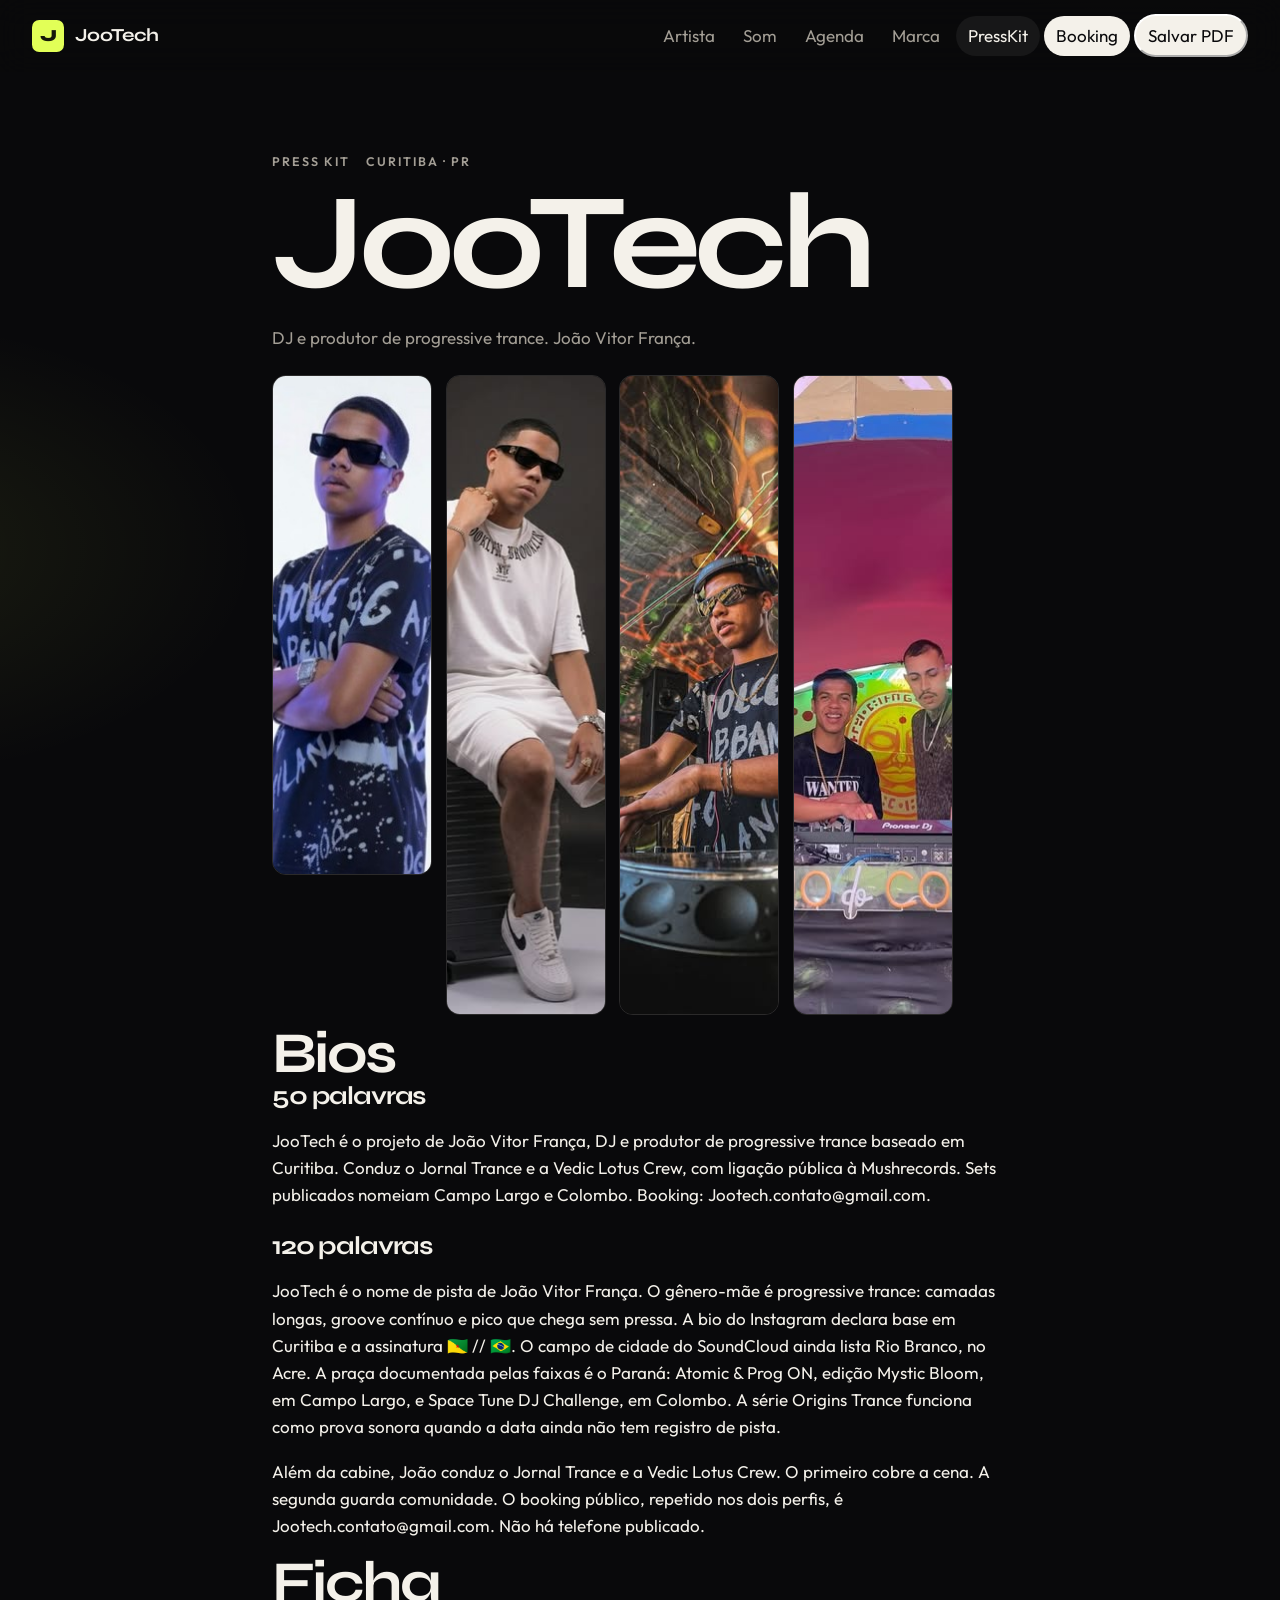
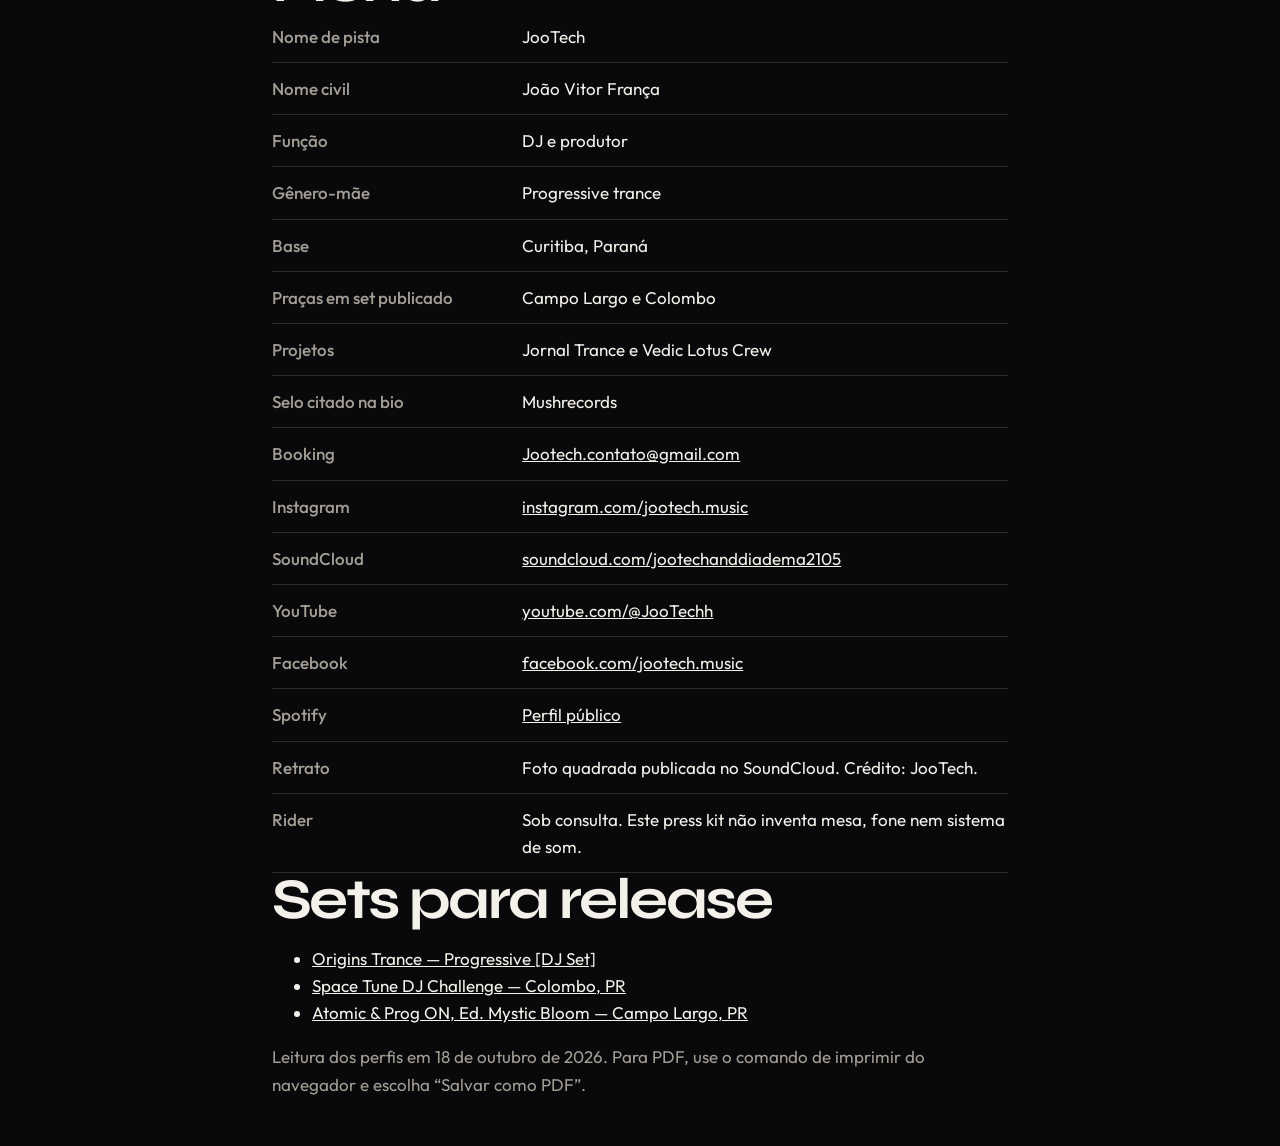
<file: press.html>
<!DOCTYPE html>
<html lang="pt-BR">
  <head>
    <meta charset="utf-8" />
    <meta name="viewport" content="width=device-width, initial-scale=1" />
    <meta name="theme-color" content="#09090b" />
    <meta name="color-scheme" content="dark" />
    <meta
      name="description"
      content="Folha de imprensa de JooTech, DJ e produtor de progressive trance em Curitiba. Bio, crédito e contatos oficiais."
    />
    <title>PressKit — JooTech</title>
    <link rel="icon" href="assets/favicon.svg" type="image/svg+xml" />
    <link rel="stylesheet" href="css/styles.css?v=7" />
    <link rel="preconnect" href="https://fonts.googleapis.com" />
    <link rel="preconnect" href="https://fonts.gstatic.com" crossorigin />
    <link
      href="https://fonts.googleapis.com/css2?family=Fraunces:ital,opsz,wght@1,9..144,560&family=Outfit:wght@400;500;600&family=Syne:wght@700;800&display=swap"
      rel="stylesheet"
    />
  </head>
  <body class="page-press">
    <a class="skip" href="#folha">Pular para a folha</a>
    <header class="site-header" data-header>
      <a class="brand" href="index.html" aria-label="Voltar ao site de JooTech">
        <span class="brand__mark" aria-hidden="true">J</span>
        <span class="brand__name">JooTech</span>
      </a>
      <button
        class="nav-toggle"
        type="button"
        aria-expanded="false"
        aria-controls="menu-press"
        data-nav-toggle
      >
        <span class="nav-toggle__bars" aria-hidden="true"></span>
        <span class="nav-toggle__label">Menu</span>
      </button>
      <nav class="nav" id="menu-press" aria-label="Seções" data-nav>
        <ul>
          <li><a href="index.html#artista">Artista</a></li>
          <li><a href="index.html#som">Som</a></li>
          <li><a href="index.html#agenda">Agenda</a></li>
          <li><a href="index.html#marca">Marca</a></li>
          <li><a href="press.html" aria-current="page">PressKit</a></li>
          <li><a class="nav__cta" href="index.html#booking">Booking</a></li>
          <li><button class="nav__cta" type="button" data-print>Salvar PDF</button></li>
        </ul>
      </nav>
    </header>

    <main class="sheet" id="folha">
      <header>
        <p class="kicker"><span>Press kit</span><span>Curitiba · PR</span></p>
        <h1>JooTech</h1>
        <p>DJ e produtor de progressive trance. João Vitor França.</p>
        <div class="photo-rail__track press-photos" aria-label="Fotos para imprensa">
          <img src="assets/jootech.jpg" width="500" height="500" alt="Retrato promocional de JooTech." loading="lazy" decoding="async" />
          <img src="assets/gallery/gallery-01.jpg" width="640" height="640" alt="JooTech no Instagram." loading="lazy" decoding="async" />
          <img src="assets/gallery/gallery-04.jpg" width="640" height="640" alt="Registro de festa no feed." loading="lazy" decoding="async" />
          <img src="assets/gallery/gallery-05.jpg" width="640" height="640" alt="JooTech em evento." loading="lazy" decoding="async" />
        </div>
      </header>

      <section class="bios" aria-labelledby="bio-title">
        <h2 id="bio-title">Bios</h2>
        <article>
          <h3>50 palavras</h3>
          <p>
            JooTech é o projeto de João Vitor França, DJ e produtor de progressive trance baseado em Curitiba. Conduz o Jornal Trance e a Vedic Lotus Crew, com ligação pública à Mushrecords. Sets publicados nomeiam Campo Largo e Colombo. Booking: Jootech.contato@gmail.com.
          </p>
        </article>
        <article>
          <h3>120 palavras</h3>
          <p>
            JooTech é o nome de pista de João Vitor França. O gênero-mãe é progressive trance: camadas longas, groove contínuo e pico que chega sem pressa. A bio do Instagram declara base em Curitiba e a assinatura 🇬🇫 // 🇧🇷. O campo de cidade do SoundCloud ainda lista Rio Branco, no Acre. A praça documentada pelas faixas é o Paraná: Atomic &amp; Prog ON, edição Mystic Bloom, em Campo Largo, e Space Tune DJ Challenge, em Colombo. A série Origins Trance funciona como prova sonora quando a data ainda não tem registro de pista.
          </p>
          <p>
            Além da cabine, João conduz o Jornal Trance e a Vedic Lotus Crew. O primeiro cobre a cena. A segunda guarda comunidade. O booking público, repetido nos dois perfis, é Jootech.contato@gmail.com. Não há telefone publicado.
          </p>
        </article>
      </section>

      <section aria-labelledby="ficha-title">
        <h2 id="ficha-title">Ficha</h2>
        <table class="fact-table">
          <tbody>
            <tr>
              <th scope="row">Nome de pista</th>
              <td>JooTech</td>
            </tr>
            <tr>
              <th scope="row">Nome civil</th>
              <td>João Vitor França</td>
            </tr>
            <tr>
              <th scope="row">Função</th>
              <td>DJ e produtor</td>
            </tr>
            <tr>
              <th scope="row">Gênero-mãe</th>
              <td>Progressive trance</td>
            </tr>
            <tr>
              <th scope="row">Base</th>
              <td>Curitiba, Paraná</td>
            </tr>
            <tr>
              <th scope="row">Praças em set publicado</th>
              <td>Campo Largo e Colombo</td>
            </tr>
            <tr>
              <th scope="row">Projetos</th>
              <td>Jornal Trance e Vedic Lotus Crew</td>
            </tr>
            <tr>
              <th scope="row">Selo citado na bio</th>
              <td>Mushrecords</td>
            </tr>
            <tr>
              <th scope="row">Booking</th>
              <td><a href="mailto:Jootech.contato@gmail.com">Jootech.contato@gmail.com</a></td>
            </tr>
            <tr>
              <th scope="row">Instagram</th>
              <td><a href="https://www.instagram.com/jootech.music/">instagram.com/jootech.music</a></td>
            </tr>
            <tr>
              <th scope="row">SoundCloud</th>
              <td><a href="https://soundcloud.com/jootechanddiadema2105">soundcloud.com/jootechanddiadema2105</a></td>
            </tr>
            <tr>
              <th scope="row">YouTube</th>
              <td><a href="https://www.youtube.com/@JooTechh">youtube.com/@JooTechh</a></td>
            </tr>
            <tr>
              <th scope="row">Facebook</th>
              <td><a href="https://www.facebook.com/jootech.music/">facebook.com/jootech.music</a></td>
            </tr>
            <tr>
              <th scope="row">Spotify</th>
              <td><a href="https://open.spotify.com/user/31723wm2zbfar7xzhy5gi4dhkr34">Perfil público</a></td>
            </tr>
            <tr>
              <th scope="row">Retrato</th>
              <td>Foto quadrada publicada no SoundCloud. Crédito: JooTech.</td>
            </tr>
            <tr>
              <th scope="row">Rider</th>
              <td>Sob consulta. Este press kit não inventa mesa, fone nem sistema de som.</td>
            </tr>
          </tbody>
        </table>
      </section>

      <section aria-labelledby="sets-title">
        <h2 id="sets-title">Sets para release</h2>
        <ul>
          <li><a href="https://soundcloud.com/jootechanddiadema2105/jootech-origins-trance">Origins Trance — Progressive [DJ Set]</a></li>
          <li><a href="https://soundcloud.com/jootechanddiadema2105/jootech-set-space-tune-dj">Space Tune DJ Challenge — Colombo, PR</a></li>
          <li><a href="https://soundcloud.com/jootechanddiadema2105/jootech-atomic-prog-on-ed-mystic-bloom-em-campo-largo-pr">Atomic &amp; Prog ON, Ed. Mystic Bloom — Campo Largo, PR</a></li>
        </ul>
      </section>

      <p class="fine">
        Leitura dos perfis em 18 de outubro de 2026. Para PDF, use o comando de imprimir do navegador e escolha “Salvar como PDF”.
      </p>
    </main>
    <script src="js/main.js?v=3" defer></script>
  </body>
</html>
</file>
<file: css/styles.css>
:root {
  --ink: #09090b;
  --ink-2: #121218;
  --paper: #f4f1ea;
  --muted: #a39e95;
  --line: rgba(244, 241, 234, 0.14);
  --violet: #8d7bff;
  --violet-2: #c8bfff;
  --lime: #e2ff57;
  --lime-ink: #16180a;
  --danger: #ffb4b4;
  --card: #14141b;
  --shadow: 0 30px 70px rgba(0, 0, 0, 0.35);
  --header: 4.5rem;
  --font-display: "Syne", "Segoe UI", sans-serif;
  --font-body: "Outfit", "Segoe UI", sans-serif;
  --font-serif: "Fraunces", Georgia, serif;
  --space: clamp(1.25rem, 2vw, 2rem);
  --measure: 68rem;
  color-scheme: dark;
}

*,
*::before,
*::after {
  box-sizing: border-box;
}

[hidden] {
  display: none !important;
}

html {
  scroll-behavior: smooth;
}

@media (prefers-reduced-motion: reduce) {
  html {
    scroll-behavior: auto;
  }
}

body {
  margin: 0;
  min-height: 100vh;
  background:
    radial-gradient(900px 480px at 90% -10%, rgba(141, 123, 255, 0.22), transparent 60%),
    radial-gradient(700px 420px at -10% 20%, rgba(226, 255, 87, 0.08), transparent 55%),
    var(--ink);
  color: var(--paper);
  font-family: var(--font-body);
  font-size: 1.0625rem;
  font-weight: 400;
  line-height: 1.6;
  text-rendering: optimizeLegibility;
}

img,
svg,
canvas {
  max-width: 100%;
  display: block;
}

a {
  color: inherit;
}

:focus-visible {
  outline: 2px solid var(--lime);
  outline-offset: 3px;
}

.skip {
  position: absolute;
  left: 1rem;
  top: 0;
  transform: translateY(-120%);
  z-index: 20;
  background: var(--lime);
  color: var(--lime-ink);
  padding: 0.7rem 1rem;
  font-weight: 600;
  text-decoration: none;
}

.skip:focus {
  transform: none;
}

.site-header {
  position: sticky;
  top: 0;
  z-index: 10;
  display: flex;
  align-items: center;
  justify-content: space-between;
  gap: 1rem;
  min-height: var(--header);
  padding: 0.75rem clamp(1rem, 3vw, 2rem);
  background: rgba(9, 9, 11, 0.78);
  border-bottom: 1px solid transparent;
  backdrop-filter: blur(16px);
}

.site-header.is-stuck {
  border-bottom-color: var(--line);
}

.brand {
  display: flex;
  align-items: center;
  gap: 0.7rem;
  text-decoration: none;
}

.brand__mark {
  display: grid;
  place-items: center;
  width: 2rem;
  height: 2rem;
  border-radius: 0.45rem;
  background: var(--lime);
  color: var(--lime-ink);
  font-family: var(--font-display);
  font-weight: 800;
}

.brand__name {
  font-family: var(--font-display);
  font-weight: 700;
  letter-spacing: -0.04em;
  font-size: 1.15rem;
}

.nav-toggle {
  display: none;
  align-items: center;
  gap: 0.55rem;
  border: 1px solid var(--line);
  background: transparent;
  color: var(--paper);
  border-radius: 999px;
  padding: 0.55rem 0.85rem;
  font: inherit;
  cursor: pointer;
}

.nav-toggle__bars,
.nav-toggle__bars::before,
.nav-toggle__bars::after {
  display: block;
  width: 0.95rem;
  height: 1.5px;
  background: currentColor;
  position: relative;
}

.nav-toggle__bars::before,
.nav-toggle__bars::after {
  content: "";
  position: absolute;
  left: 0;
}

.nav-toggle__bars::before {
  top: -5px;
}

.nav-toggle__bars::after {
  top: 5px;
}

.nav ul {
  display: flex;
  align-items: center;
  gap: 0.25rem;
  margin: 0;
  padding: 0;
  list-style: none;
}

.nav a,
.nav .nav__cta {
  display: inline-flex;
  align-items: center;
  min-height: 2.5rem;
  padding: 0.35rem 0.75rem;
  text-decoration: none;
  color: var(--muted);
  border-radius: 999px;
  font: inherit;
  cursor: pointer;
}

.nav a:hover,
.nav a[aria-current="true"],
.nav a[aria-current="page"] {
  color: var(--paper);
  background: rgba(244, 241, 234, 0.06);
}

.nav__cta {
  background: var(--paper) !important;
  color: var(--ink) !important;
  font-weight: 600;
}

.hero {
  position: relative;
  isolation: isolate;
  padding: clamp(2rem, 6vw, 5rem) clamp(1rem, 4vw, 2.5rem) 3rem;
  overflow: clip;
}

.hero__wave {
  position: absolute;
  inset: auto 0 0 0;
  width: 100%;
  height: 24%;
  z-index: -1;
  opacity: 0.9;
  pointer-events: none;
  mask-image: linear-gradient(to top, #000 10%, transparent 92%);
}

.hero__grid {
  width: min(100%, var(--measure));
  margin-inline: auto;
  display: grid;
  grid-template-columns: minmax(0, 1.2fr) minmax(16rem, 0.8fr);
  gap: clamp(1.5rem, 4vw, 4rem);
  align-items: end;
}

h1,
h2,
h3 {
  font-family: var(--font-display);
  letter-spacing: -0.045em;
  line-height: 0.95;
  font-weight: 700;
  margin: 0;
}

h1 {
  font-size: clamp(4.5rem, 12vw, 8.5rem);
  margin-top: 0.35rem;
}

h2 {
  font-size: clamp(2.2rem, 5vw, 3.6rem);
}

h3 {
  font-size: clamp(1.35rem, 2vw, 1.8rem);
  line-height: 1.1;
}

.kicker {
  display: flex;
  flex-wrap: wrap;
  gap: 0.5rem 1rem;
  margin: 0;
  color: var(--violet-2);
  font-size: 0.78rem;
  font-weight: 600;
  letter-spacing: 0.16em;
  text-transform: uppercase;
}

.hero__role {
  margin: 0.8rem 0 0;
  font-size: clamp(1.2rem, 2vw, 1.55rem);
  font-weight: 500;
}

.hero__quote {
  margin: 1.25rem 0;
  border: 0;
  padding: 0;
}

.hero__quote p {
  margin: 0;
  font-family: var(--font-serif);
  font-style: italic;
  font-weight: 560;
  font-size: clamp(1.6rem, 3vw, 2.3rem);
  line-height: 1.15;
  color: var(--lime);
}

.hero__lead {
  max-width: 38rem;
  color: var(--muted);
  margin: 0 0 1.5rem;
}

.hero__actions,
.form__actions {
  display: flex;
  flex-wrap: wrap;
  gap: 0.75rem;
}

.btn {
  display: inline-flex;
  align-items: center;
  justify-content: center;
  min-height: 2.9rem;
  padding: 0.7rem 1.15rem;
  border-radius: 999px;
  border: 1px solid var(--line);
  text-decoration: none;
  font: inherit;
  font-weight: 600;
  cursor: pointer;
  transition: transform 0.25s ease, background-color 0.25s ease, border-color 0.25s ease;
}

.btn:hover {
  transform: translateY(-2px);
}

.btn--lime {
  background: var(--lime);
  color: var(--lime-ink);
  border-color: var(--lime);
}

.btn--ghost {
  background: rgba(9, 9, 11, 0.72);
  color: var(--paper);
}

.hero__facts {
  display: grid;
  grid-template-columns: repeat(3, minmax(0, 1fr));
  gap: 1rem;
  margin: 2rem 0 0;
}

.hero__facts dt,
.stats dt,
.position dt {
  color: var(--muted);
  font-size: 0.78rem;
  letter-spacing: 0.12em;
  text-transform: uppercase;
}

.hero__facts dd,
.stats dd,
.position dd {
  margin: 0.25rem 0 0;
  font-weight: 500;
}

.portrait {
  margin: 0;
  position: relative;
}

.portrait img {
  width: 100%;
  aspect-ratio: 1;
  object-fit: cover;
  border-radius: 1.4rem;
  box-shadow: var(--shadow);
  background: #1b1b22;
}

.portrait::before {
  content: "";
  position: absolute;
  inset: 1rem -1rem -1rem 1rem;
  border: 1px solid rgba(141, 123, 255, 0.7);
  border-radius: 1.4rem;
  z-index: -1;
}

.portrait figcaption {
  display: flex;
  justify-content: space-between;
  gap: 1rem;
  margin-top: 0.9rem;
  color: var(--muted);
  font-size: 0.85rem;
}

.marquee {
  border-block: 1px solid var(--line);
  overflow: hidden;
  padding: 0.85rem 0;
  color: var(--muted);
  font-size: 0.82rem;
  letter-spacing: 0.14em;
  text-transform: uppercase;
}

.marquee__track {
  display: flex;
  width: max-content;
  animation: ticker 38s linear infinite;
}

.marquee p {
  margin: 0;
  padding-right: 2rem;
}

@keyframes ticker {
  from {
    transform: translateX(0);
  }
  to {
    transform: translateX(-50%);
  }
}

.section {
  width: min(100% - 2rem, var(--measure));
  margin: 0 auto;
  padding: clamp(3.5rem, 8vw, 6.5rem) 0;
}

.section--scatter {
  position: relative;
  isolation: isolate;
}

.scatter {
  pointer-events: none;
  user-select: none;
}

.scatter__chip {
  position: absolute;
  object-fit: cover;
  border-radius: 1rem;
  border: 1px solid rgba(244, 241, 234, 0.18);
  box-shadow: var(--shadow);
  opacity: 0.42;
  filter: saturate(0.92) contrast(1.05);
  z-index: -1;
}

.scatter--hero .scatter__chip--1 {
  width: clamp(5rem, 14vw, 8.5rem);
  aspect-ratio: 3 / 4;
  top: 8%;
  right: 38%;
  transform: rotate(-8deg);
}

.scatter--hero .scatter__chip--2 {
  width: clamp(4.5rem, 11vw, 7rem);
  aspect-ratio: 1;
  bottom: 18%;
  left: 4%;
  transform: rotate(11deg);
}

.scatter--hero .scatter__chip--3 {
  width: clamp(4rem, 10vw, 6.5rem);
  aspect-ratio: 4 / 5;
  top: 22%;
  left: 52%;
  transform: rotate(6deg);
  opacity: 0.28;
}

.scatter--section .scatter__chip--4 {
  width: 7.5rem;
  top: 2rem;
  right: -1.5rem;
  transform: rotate(9deg);
}

.scatter--section .scatter__chip--5 {
  width: 6.5rem;
  bottom: 4rem;
  left: -2rem;
  transform: rotate(-12deg);
}

.scatter--section .scatter__chip--6 {
  width: 8rem;
  top: 6rem;
  left: -2.5rem;
  transform: rotate(-7deg);
}

.scatter--section .scatter__chip--7 {
  width: 7rem;
  top: 1rem;
  right: -1rem;
  transform: rotate(14deg);
}

.scatter--section .scatter__chip--8 {
  width: 5.5rem;
  bottom: 8rem;
  left: 8%;
  transform: rotate(-5deg);
  opacity: 0.32;
}

.scatter--section .scatter__chip--9 {
  width: 6rem;
  top: 3rem;
  right: 0;
  transform: rotate(-10deg);
}

.scatter--section .scatter__chip--10 {
  width: clamp(5rem, 16vw, 9rem);
  aspect-ratio: 1;
  bottom: 2rem;
  right: -1rem;
  transform: rotate(8deg);
  opacity: 0.35;
}

.photo-rail {
  width: min(100%, calc(var(--measure) + 4rem));
  margin: 0 auto;
  padding: 1.5rem clamp(1rem, 4vw, 2rem) 2.5rem;
}

.photo-rail--footer {
  margin-top: clamp(1rem, 4vw, 2.5rem);
  padding-top: clamp(2.5rem, 6vw, 4rem);
  border-top: 1px solid var(--line);
}

.photo-rail__head {
  display: flex;
  flex-wrap: wrap;
  align-items: baseline;
  justify-content: space-between;
  gap: 0.5rem 1rem;
  width: min(100% - 2rem, var(--measure));
  margin: 0 auto 1rem;
}

.photo-rail__head h2 {
  font-size: clamp(1.35rem, 2.5vw, 1.85rem);
}

.photo-rail__head a {
  color: var(--violet-2);
  font-size: 0.9rem;
  font-weight: 600;
  text-decoration: none;
}

.photo-rail__head a:hover {
  color: var(--lime);
}

.photo-rail__track {
  display: flex;
  gap: 0.85rem;
  overflow-x: auto;
  overscroll-behavior-x: contain;
  scroll-snap-type: x mandatory;
  padding: 0.25rem clamp(1rem, 4vw, 2rem) 0.75rem;
  scrollbar-width: thin;
  scrollbar-color: var(--violet) transparent;
}

.photo-rail__item {
  flex: 0 0 auto;
  width: clamp(9rem, 22vw, 13.5rem);
  scroll-snap-align: start;
  border-radius: 1.1rem;
  overflow: hidden;
  border: 1px solid var(--line);
  transition: transform 0.25s ease, border-color 0.25s ease;
}

.photo-rail__item:hover {
  transform: translateY(-4px) rotate(-1deg);
  border-color: rgba(226, 255, 87, 0.45);
}

.photo-rail__item img {
  width: 100%;
  aspect-ratio: 4 / 5;
  object-fit: cover;
  transition: transform 0.35s ease;
}

.photo-rail__item:hover img {
  transform: scale(1.04);
}

.photo-rail__note {
  width: min(100% - 2rem, var(--measure));
  margin: 0.75rem auto 0;
}

.photo-mosaic {
  display: grid;
  grid-template-columns: repeat(4, minmax(0, 1fr));
  grid-auto-rows: minmax(7rem, auto);
  gap: 0.75rem;
  margin-top: 2rem;
}

.photo-mosaic__cell {
  margin: 0;
  border-radius: 1rem;
  overflow: hidden;
  border: 1px solid var(--line);
  min-height: 7rem;
}

.photo-mosaic__cell img {
  width: 100%;
  height: 100%;
  min-height: 7rem;
  object-fit: cover;
  display: block;
}

.photo-mosaic__cell--tall {
  grid-row: span 2;
}

.photo-mosaic__cell--wide {
  grid-column: span 2;
}

.section__head {
  display: grid;
  grid-template-columns: auto 1fr;
  gap: 1rem 1.5rem;
  align-items: end;
  margin-bottom: 2rem;
}

.section__index {
  margin: 0;
  font-family: var(--font-display);
  font-size: 0.9rem;
  letter-spacing: 0.16em;
  color: var(--violet-2);
}

.section__intro {
  max-width: 42rem;
  margin: 0.75rem 0 0;
  color: var(--muted);
}

.split {
  display: grid;
  grid-template-columns: 1.4fr 0.8fr;
  gap: 1.5rem;
  align-items: start;
}

.split--artist {
  grid-template-columns: minmax(0, 1.25fr) minmax(16rem, 0.75fr);
}

.artist-aside {
  display: grid;
  gap: 0.85rem;
}

.artist-aside__photo {
  margin: 0;
  border-radius: 1.15rem;
  overflow: hidden;
  border: 1px solid var(--line);
  background: var(--card);
  box-shadow: var(--shadow);
}

.artist-aside__photo a {
  display: block;
}

.artist-aside__photo img {
  width: 100%;
  aspect-ratio: 4 / 5;
  object-fit: cover;
  transition: transform 0.35s ease;
}

.artist-aside__photo a:hover img {
  transform: scale(1.03);
}

.artist-aside__photo figcaption {
  padding: 0.65rem 0.85rem;
  color: var(--muted);
  font-size: 0.82rem;
  border-top: 1px solid var(--line);
}

.artist-aside .stats {
  margin: 0;
}

.prose p,
.fine,
.ticket p,
.place p,
.press-card p,
.policy p,
.cadence li,
.booking__aside li {
  color: var(--muted);
}

.prose a,
.text-link,
.fine a,
.ticket a,
.place a,
.site-footer a {
  color: var(--paper);
}

.text-link,
.ticket a,
.place a {
  font-weight: 600;
}

.stats {
  display: grid;
  gap: 0.8rem;
  margin: 0;
}

.stats > div,
.press-card,
.player,
.ticket,
.place,
.position,
.cadence,
.booking__aside,
.form,
.notice {
  background: linear-gradient(180deg, rgba(255, 255, 255, 0.035), rgba(255, 255, 255, 0.015));
  border: 1px solid var(--line);
  border-radius: 1.2rem;
  padding: 1.15rem 1.2rem;
}

.stats dd:nth-of-type(1) {
  font-family: var(--font-display);
  font-size: clamp(2rem, 4vw, 3rem);
  letter-spacing: -0.05em;
  line-height: 1;
  color: var(--paper);
}

.stats__note {
  color: var(--muted) !important;
  font-size: 0.92rem;
  font-weight: 400 !important;
}

.social {
  display: flex;
  flex-wrap: wrap;
  gap: 0.5rem;
  margin: 1.5rem 0 0;
  padding: 0;
  list-style: none;
}

.social a,
.chips a {
  display: inline-flex;
  align-items: center;
  min-height: 2.5rem;
  padding: 0.35rem 0.85rem;
  border: 1px solid var(--line);
  border-radius: 999px;
  text-decoration: none;
}

.social a:hover,
.chips a:hover,
.ticket:hover,
.place:hover,
.press-card:hover {
  border-color: rgba(226, 255, 87, 0.55);
}

.player--lead {
  margin-bottom: 1rem;
}

.player__meta p,
.tag {
  margin: 0 0 0.4rem;
}

.tag {
  display: inline-flex;
  color: var(--lime);
  font-size: 0.75rem;
  font-weight: 600;
  letter-spacing: 0.12em;
  text-transform: uppercase;
}

.player__meta h3,
.ticket h3,
.place h3,
.press-card h3,
.policies h3,
.cadence h3,
.booking__aside h3 {
  margin-bottom: 0.45rem;
}

.player__frame {
  margin: 1rem 0;
  border-radius: 0.8rem;
  overflow: hidden;
  background: #000;
}

.player__frame iframe {
  width: 100%;
  border: 0;
}

.player-grid,
.press-grid,
.catalog,
.policies {
  display: grid;
  gap: 0.9rem;
}

.player-grid,
.press-grid {
  grid-template-columns: repeat(2, minmax(0, 1fr));
}

.catalog {
  grid-template-columns: repeat(3, minmax(0, 1fr));
  margin-top: 1rem;
}

.policies {
  grid-template-columns: repeat(2, minmax(0, 1fr));
  margin: 1rem 0;
  padding: 0;
  list-style: none;
  counter-reset: policy;
}

.policies li {
  padding: 1.1rem 1.15rem 1.15rem;
  border-top: 1px solid var(--line);
}

.policies li::before {
  counter-increment: policy;
  content: counter(policy, decimal-leading-zero);
  display: block;
  margin-bottom: 0.55rem;
  color: var(--violet-2);
  font-family: var(--font-display);
  letter-spacing: 0.08em;
}

.notice {
  display: flex;
  flex-wrap: wrap;
  align-items: center;
  justify-content: space-between;
  gap: 1rem;
  margin-bottom: 1.25rem;
}

.notice__title {
  margin: 0;
  font-family: var(--font-display);
  letter-spacing: -0.04em;
  font-size: 1.3rem;
  color: var(--paper);
}

.notice p:last-of-type {
  margin: 0;
  flex: 1 1 16rem;
}

.filters {
  display: flex;
  flex-wrap: wrap;
  gap: 0.45rem;
}

.filters button {
  font: inherit;
  color: var(--paper);
  background: transparent;
  border: 1px solid var(--line);
  border-radius: 999px;
  min-height: 2.6rem;
  padding: 0.4rem 0.9rem;
  cursor: pointer;
}

.filters button[aria-pressed="true"] {
  background: var(--paper);
  color: var(--ink);
  border-color: var(--paper);
}

.filter-status {
  min-height: 1.4rem;
  margin: 0.6rem 0 0;
  color: var(--muted);
  font-size: 0.92rem;
}

.ticket__place {
  color: var(--paper) !important;
  font-weight: 600;
}

.chips {
  grid-column: 1 / -1;
  display: flex;
  flex-wrap: wrap;
  gap: 0.5rem;
  margin: 0;
  padding: 0;
  list-style: none;
}

.chips[hidden] {
  display: none !important;
}

.position {
  display: grid;
  gap: 1.25rem;
}

.position h3 {
  font-size: clamp(1.7rem, 3vw, 2.5rem);
  max-width: 18ch;
  margin-top: 0.7rem;
}

.position__grid {
  display: grid;
  grid-template-columns: repeat(3, minmax(0, 1fr));
  gap: 1rem 1.25rem;
  margin: 0;
}

.cadence ol {
  margin: 0.8rem 0 0;
  padding-left: 1.1rem;
}

.cadence li + li {
  margin-top: 0.7rem;
}

.cadence strong {
  color: var(--paper);
}

.booking {
  display: grid;
  grid-template-columns: 0.85fr 1.15fr;
  gap: 1rem;
  align-items: start;
}

.booking__email {
  font-family: var(--font-display);
  font-size: clamp(1.2rem, 2vw, 1.7rem);
  letter-spacing: -0.04em;
  line-height: 1.15;
  margin: 0.4rem 0 1rem;
  overflow-wrap: anywhere;
}

.booking__email a {
  text-decoration: none;
}

.booking__aside ul {
  padding-left: 1.1rem;
}

.copy-status,
.form__status {
  min-height: 1.4rem;
  color: var(--lime);
}

.form__error {
  color: var(--danger);
  margin: 0 0 0.5rem;
}

.form__row {
  display: grid;
  grid-template-columns: 1fr 1fr;
  gap: 0.8rem;
}

.field {
  display: flex;
  flex-direction: column;
  gap: 0.35rem;
  margin-bottom: 0.8rem;
}

.field label {
  font-size: 0.86rem;
  color: var(--muted);
}

.field input,
.field select,
.field textarea {
  width: 100%;
  border: 1px solid var(--line);
  background: rgba(0, 0, 0, 0.28);
  color: var(--paper);
  border-radius: 0.75rem;
  padding: 0.8rem 0.85rem;
  font: inherit;
}

.field input:focus,
.field select:focus,
.field textarea:focus {
  border-color: var(--violet);
  outline: none;
  box-shadow: 0 0 0 3px rgba(141, 123, 255, 0.25);
}

.field.is-invalid input,
.field.is-invalid select,
.field.is-invalid textarea {
  border-color: var(--danger);
}

.hp {
  position: absolute;
  left: -9999px;
  width: 1px;
  height: 1px;
  overflow: hidden;
}

.site-footer {
  border-top: 1px solid var(--line);
  padding: 2.5rem clamp(1rem, 4vw, 2.5rem) 2rem;
}

.site-footer__grid {
  width: min(100%, var(--measure));
  margin: 0 auto 1.5rem;
  display: grid;
  grid-template-columns: 1.2fr 0.8fr 1.4fr;
  gap: 1.5rem;
}

.site-footer ul {
  margin: 0;
  padding: 0;
  list-style: none;
}

.site-footer a {
  display: inline-flex;
  min-height: 2rem;
  align-items: center;
}

.colophon {
  width: min(100%, var(--measure));
  margin: 0 auto;
  color: var(--muted);
  font-size: 0.88rem;
}

.page-press .sheet {
  width: min(100% - 2rem, 46rem);
  margin: 5rem auto 3rem;
}

.page-press .sheet header p {
  color: var(--muted);
}

.page-press .press-photos {
  margin-top: 1.25rem;
  padding-inline: 0;
}

.page-press .press-photos img {
  flex: 0 0 auto;
  width: clamp(7rem, 28vw, 10rem);
  aspect-ratio: 1;
  object-fit: cover;
  border-radius: 0.85rem;
  border: 1px solid var(--line);
}

.fact-table {
  width: 100%;
  border-collapse: collapse;
  table-layout: fixed;
}

.sheet,
.fact-table td,
.fact-table a,
.fine,
.prose {
  overflow-wrap: anywhere;
}

.fact-table th,
.fact-table td {
  text-align: left;
  vertical-align: top;
  padding: 0.75rem 0;
  border-bottom: 1px solid var(--line);
}

.fact-table th {
  width: 34%;
  color: var(--muted);
  font-weight: 500;
}

.page-press .bios article + article {
  margin-top: 1.5rem;
}

@media (max-width: 900px) {
  .scatter--hero,
  .scatter--section {
    display: none;
  }

  .photo-mosaic {
    grid-template-columns: repeat(2, minmax(0, 1fr));
  }

  .photo-mosaic__cell--wide {
    grid-column: span 2;
  }

  .photo-mosaic__cell--tall {
    grid-row: span 1;
  }

  .nav-toggle {
    display: inline-flex;
  }

  .site-header:not(:has(.nav-toggle)) {
    flex-wrap: wrap;
    align-items: center;
    row-gap: 0.4rem;
  }

  .site-header:not(:has(.nav-toggle)) .nav ul {
    flex-wrap: wrap;
    justify-content: flex-start;
  }

  .site-header:has(.nav-toggle) .nav {
    position: absolute;
    inset: calc(var(--header) - 0.25rem) 0.75rem auto;
    display: none;
    padding: 0.6rem;
    background: #16161e;
    border: 1px solid var(--line);
    border-radius: 1rem;
    box-shadow: var(--shadow);
  }

  .site-header:has(.nav-toggle) .nav.is-open {
    display: block;
  }

  .site-header:has(.nav-toggle) .nav ul {
    flex-direction: column;
    align-items: stretch;
  }

  .hero__grid,
  .split,
  .player-grid,
  .press-grid,
  .catalog,
  .policies,
  .position__grid,
  .booking,
  .form__row,
  .site-footer__grid,
  .hero__facts {
    grid-template-columns: 1fr;
  }

  .portrait {
    order: -1;
    max-width: 28rem;
  }

  h1 {
    font-size: clamp(3.6rem, 18vw, 5.5rem);
  }
}

@media (max-width: 640px) {
  .section__head {
    grid-template-columns: 1fr;
  }

  .hero__facts {
    grid-template-columns: 1fr;
  }
}

@container (min-width: 0) {
  .ticket,
  .place {
    container-type: inline-size;
  }
}

@supports (animation-timeline: view()) {
  .section__head h2 {
    animation: rise both linear;
    animation-timeline: view();
    animation-range: entry 0% entry 35%;
  }
}

@keyframes rise {
  from {
    opacity: 0.35;
    transform: translateY(12px);
  }
  to {
    opacity: 1;
    transform: none;
  }
}

@media (prefers-reduced-motion: reduce) {
  .marquee__track,
  .section__head h2 {
    animation: none;
  }

  .btn:hover,
  .photo-rail__item:hover,
  .photo-rail__item:hover img {
    transform: none;
  }
}

@media print {
  body {
    background: #fff;
    color: #111;
  }

  .site-header,
  .hero__wave,
  .marquee,
  .nav-toggle,
  .btn,
  .form,
  .filters,
  .site-footer,
  .skip {
    display: none !important;
  }

  .section,
  .sheet {
    width: auto;
    margin: 0;
    padding: 0 0 1.2rem;
  }

  a {
    text-decoration: none;
  }
}
</file>
